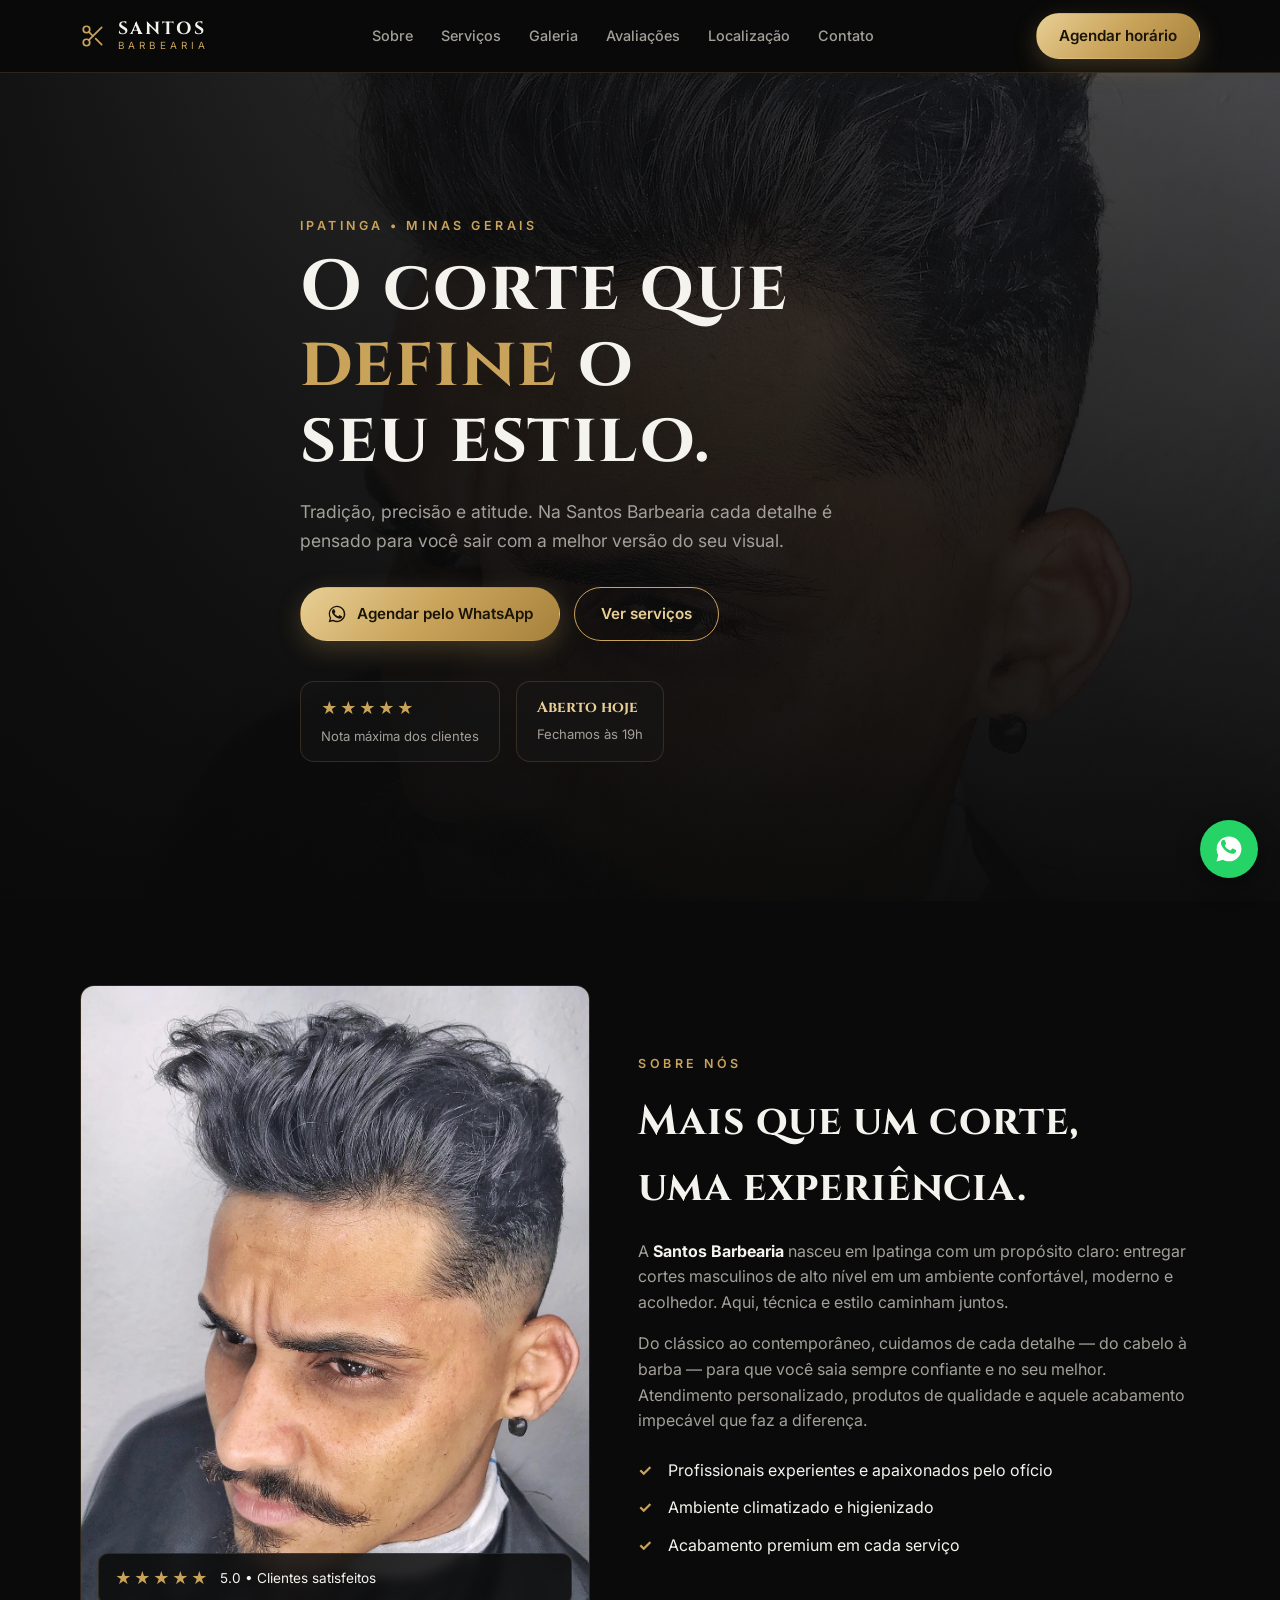
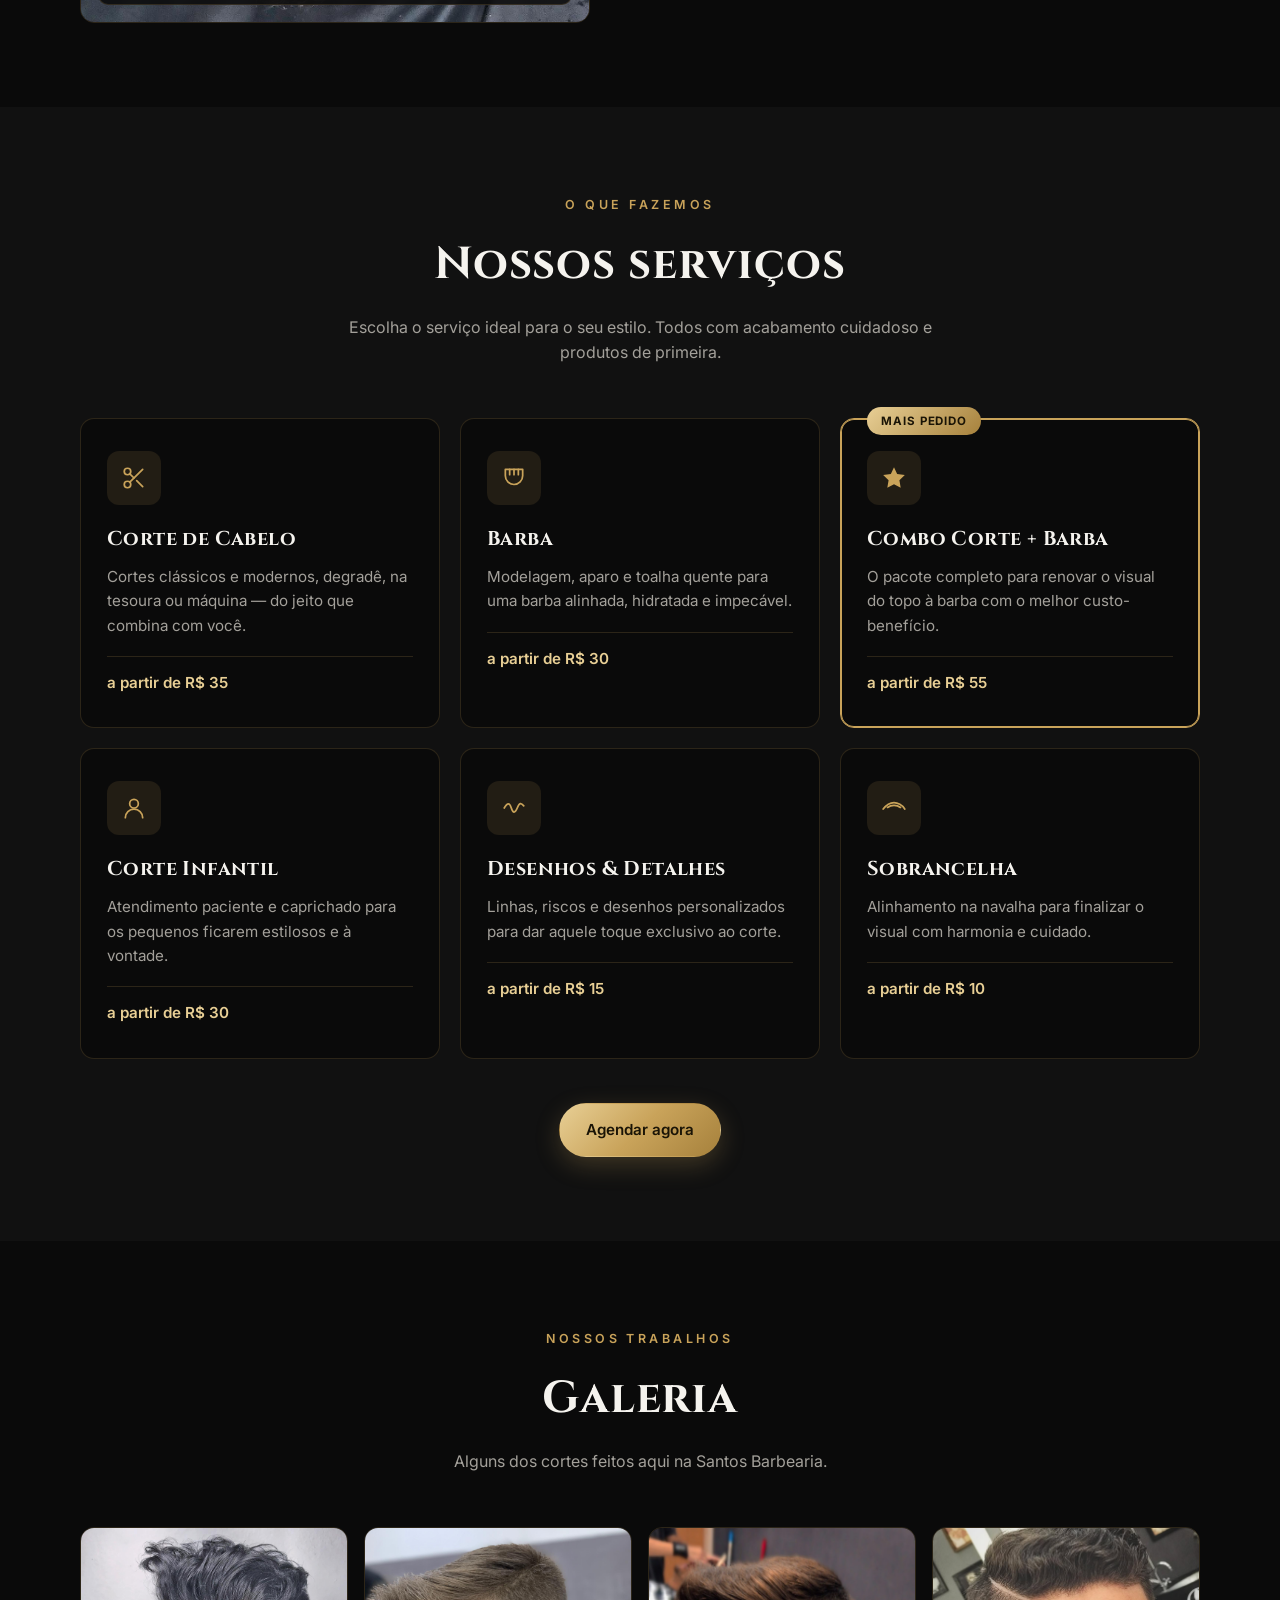
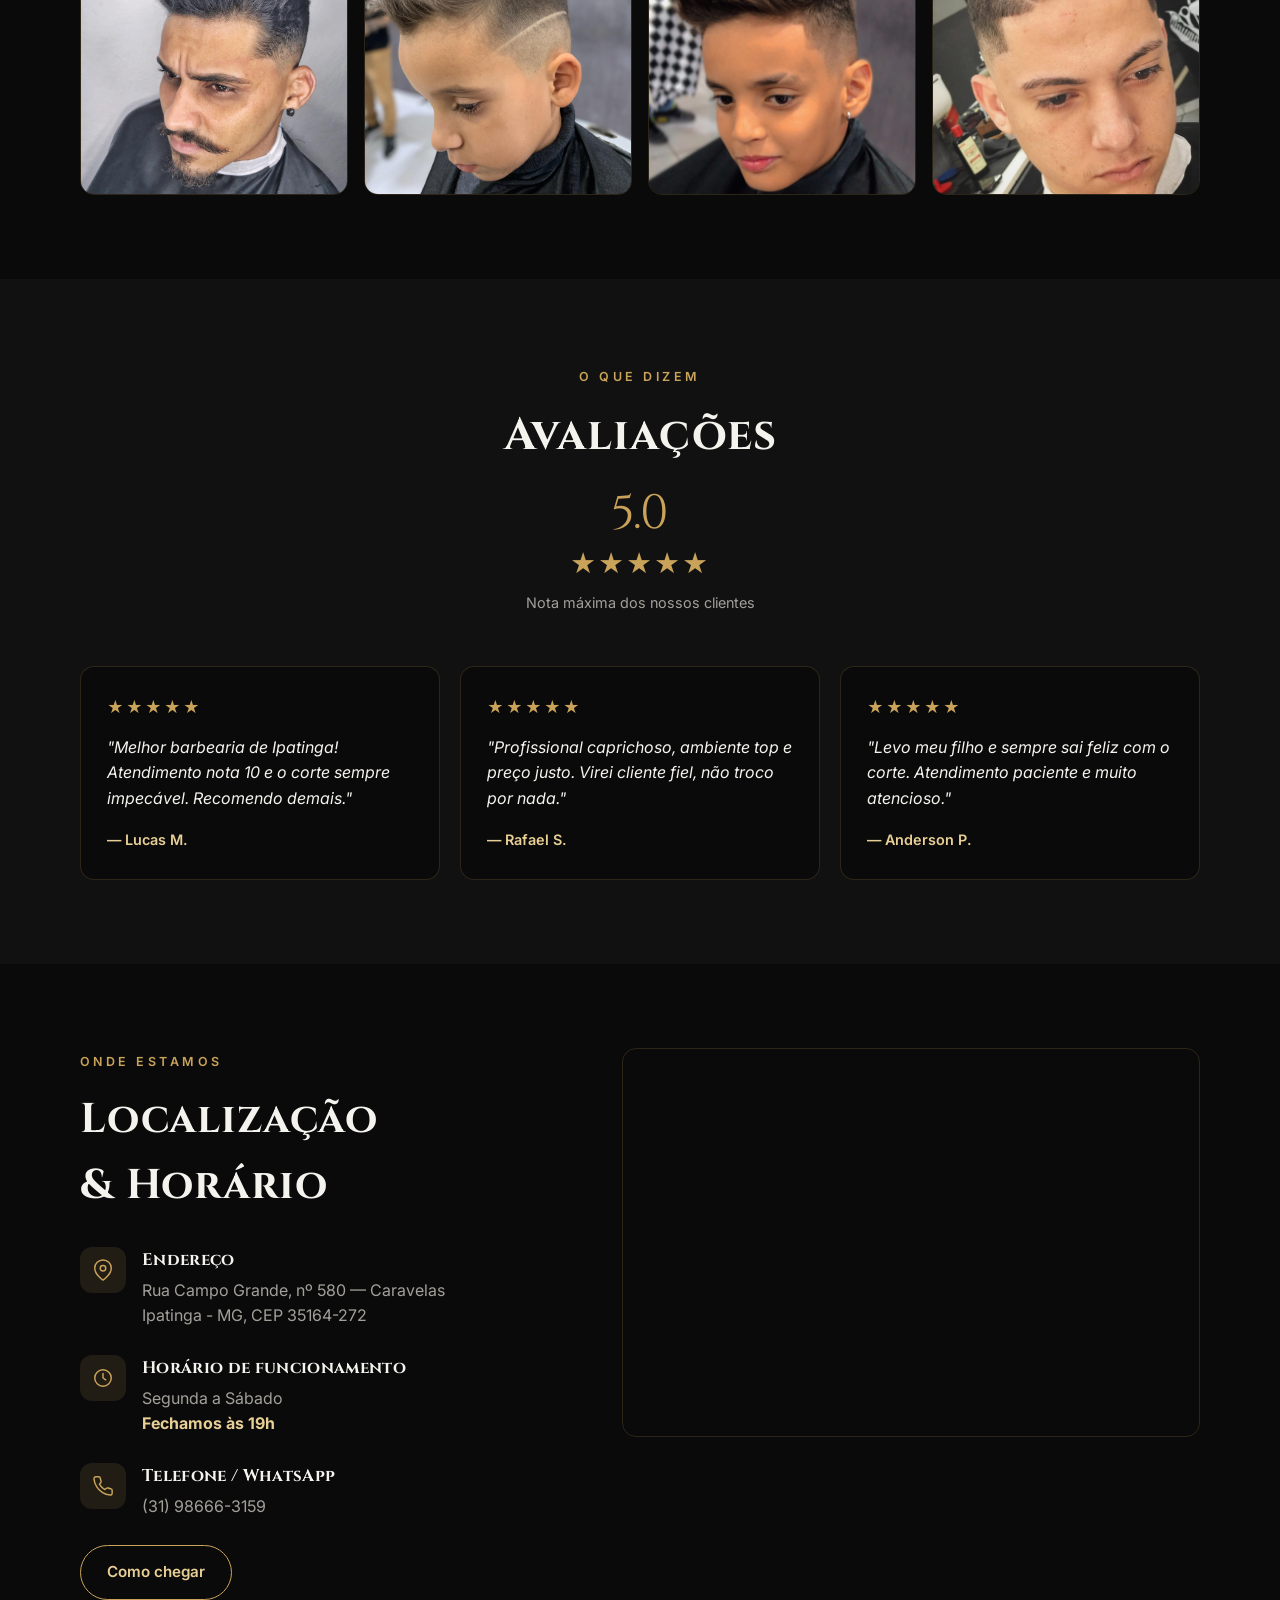
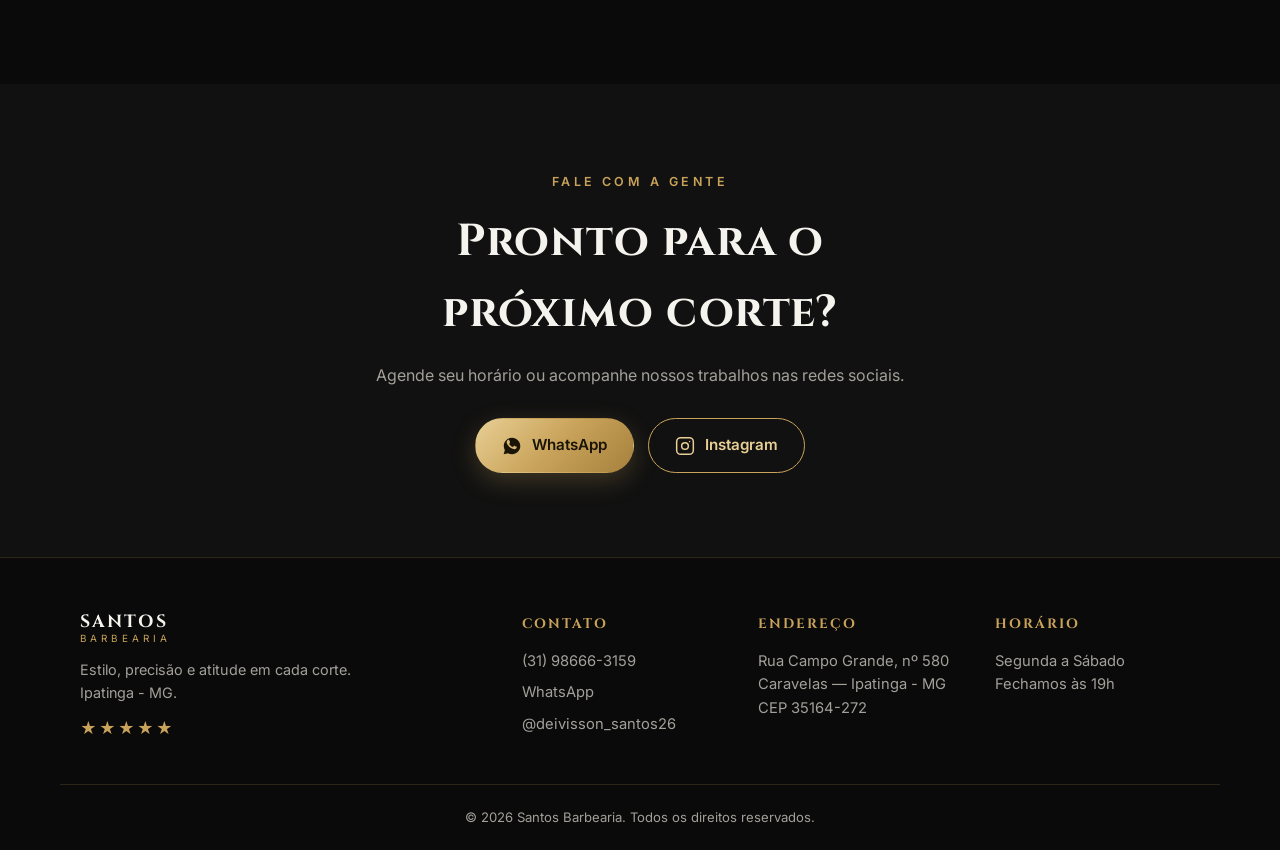
<file: index.html>
<!DOCTYPE html>
<html lang="pt-BR">
<head>
  <meta charset="UTF-8" />
  <meta name="viewport" content="width=device-width, initial-scale=1.0" />
  <meta name="theme-color" content="#0a0a0a" />
  <title>Santos Barbearia | Barbearia Premium em Ipatinga - MG</title>
  <meta name="description" content="Santos Barbearia em Ipatinga - MG. Cortes masculinos, barba e combos com acabamento premium. Agende seu horário pelo WhatsApp." />
  <meta property="og:title" content="Santos Barbearia | Barbearia Premium em Ipatinga - MG" />
  <meta property="og:description" content="Cortes masculinos, barba e combos com acabamento premium. Agende seu horário pelo WhatsApp." />
  <meta property="og:type" content="website" />
  <link rel="preconnect" href="https://fonts.googleapis.com" />
  <link rel="preconnect" href="https://fonts.gstatic.com" crossorigin />
  <link href="https://fonts.googleapis.com/css2?family=Cinzel:wght@500;600;700&family=Inter:wght@300;400;500;600;700&display=swap" rel="stylesheet" />
  <link rel="stylesheet" href="styles.css" />
</head>
<body>
  <!-- ===== Header ===== -->
  <header class="site-header" id="topo">
    <div class="container header-inner">
      <a href="#topo" class="brand" aria-label="Santos Barbearia - início">
        <span class="brand-icon" aria-hidden="true">
          <svg viewBox="0 0 24 24" width="26" height="26" fill="none" stroke="currentColor" stroke-width="1.6" stroke-linecap="round" stroke-linejoin="round">
            <circle cx="6" cy="6" r="3"/><circle cx="6" cy="18" r="3"/>
            <line x1="20" y1="4" x2="8.12" y2="15.88"/><line x1="14.47" y1="14.48" x2="20" y2="20"/><line x1="8.12" y1="8.12" x2="12" y2="12"/>
          </svg>
        </span>
        <span class="brand-text">
          <strong>SANTOS</strong>
          <em>BARBEARIA</em>
        </span>
      </a>

      <nav class="nav" aria-label="Navegação principal">
        <a href="#sobre">Sobre</a>
        <a href="#servicos">Serviços</a>
        <a href="#galeria">Galeria</a>
        <a href="#avaliacoes">Avaliações</a>
        <a href="#localizacao">Localização</a>
        <a href="#contato">Contato</a>
      </nav>

      <a href="https://wa.me/5531986663159?text=Ol%C3%A1!%20Gostaria%20de%20agendar%20um%20hor%C3%A1rio." class="btn btn-gold header-cta" target="_blank" rel="noopener">Agendar horário</a>

      <button class="menu-toggle" id="menuToggle" aria-label="Abrir menu" aria-expanded="false" aria-controls="mobileMenu">
        <span></span><span></span><span></span>
      </button>
    </div>

    <div class="mobile-menu" id="mobileMenu" hidden>
      <a href="#sobre">Sobre</a>
      <a href="#servicos">Serviços</a>
      <a href="#galeria">Galeria</a>
      <a href="#avaliacoes">Avaliações</a>
      <a href="#localizacao">Localização</a>
      <a href="#contato">Contato</a>
      <a href="https://wa.me/5531986663159?text=Ol%C3%A1!%20Gostaria%20de%20agendar%20um%20hor%C3%A1rio." class="btn btn-gold" target="_blank" rel="noopener">Agendar horário</a>
    </div>
  </header>

  <main>
    <!-- ===== Hero ===== -->
    <section class="hero" aria-label="Apresentação">
      <div class="hero-media" aria-hidden="true">
        <video autoplay muted loop playsinline poster="images/corte-1.jpg">
          <source src="images/barbearia.mp4" type="video/mp4" />
        </video>
        <div class="hero-overlay"></div>
      </div>
      <div class="container hero-content">
        <span class="eyebrow">Ipatinga &bull; Minas Gerais</span>
        <h1>O corte que <span class="gold">define</span> o seu estilo.</h1>
        <p class="hero-sub">Tradição, precisão e atitude. Na Santos Barbearia cada detalhe é pensado para você sair com a melhor versão do seu visual.</p>
        <div class="hero-actions">
          <a href="https://wa.me/5531986663159?text=Ol%C3%A1!%20Gostaria%20de%20agendar%20um%20hor%C3%A1rio." class="btn btn-gold" target="_blank" rel="noopener">
            <svg viewBox="0 0 24 24" width="20" height="20" fill="currentColor" aria-hidden="true"><path d="M17.47 14.38c-.3-.15-1.76-.87-2.03-.97-.27-.1-.47-.15-.67.15-.2.3-.77.97-.94 1.17-.17.2-.35.22-.65.07-.3-.15-1.26-.46-2.4-1.48-.89-.79-1.49-1.77-1.66-2.07-.17-.3-.02-.46.13-.61.13-.13.3-.35.45-.52.15-.17.2-.3.3-.5.1-.2.05-.37-.02-.52-.07-.15-.67-1.62-.92-2.22-.24-.58-.49-.5-.67-.51h-.57c-.2 0-.52.07-.8.37-.27.3-1.04 1.02-1.04 2.48s1.07 2.88 1.22 3.08c.15.2 2.1 3.2 5.08 4.49.71.31 1.26.49 1.69.63.71.22 1.36.19 1.87.12.57-.09 1.76-.72 2-1.41.25-.69.25-1.29.17-1.41-.07-.12-.27-.2-.57-.35z"/><path d="M12.04 2C6.58 2 2.13 6.45 2.13 11.91c0 1.75.46 3.45 1.32 4.95L2 22l5.25-1.38c1.45.79 3.08 1.21 4.79 1.21 5.46 0 9.91-4.45 9.91-9.91S17.5 2 12.04 2zm0 18.15c-1.53 0-3.03-.41-4.34-1.19l-.31-.18-3.11.82.83-3.03-.2-.31a8.2 8.2 0 0 1-1.26-4.35c0-4.54 3.7-8.23 8.24-8.23 2.2 0 4.27.86 5.82 2.42a8.18 8.18 0 0 1 2.41 5.82c0 4.54-3.7 8.23-8.23 8.23z"/></svg>
            Agendar pelo WhatsApp
          </a>
          <a href="#servicos" class="btn btn-outline">Ver serviços</a>
        </div>
        <div class="hero-badges">
          <div class="badge">
            <div class="stars" aria-label="Avaliação 5 de 5 estrelas">★★★★★</div>
            <span>Nota máxima dos clientes</span>
          </div>
          <div class="badge">
            <strong>Aberto hoje</strong>
            <span>Fechamos às 19h</span>
          </div>
        </div>
      </div>
    </section>

    <!-- ===== Sobre ===== -->
    <section class="section" id="sobre">
      <div class="container about-grid">
        <div class="about-media">
          <img src="images/corte-1.jpg" alt="Cliente com corte pompadour texturizado e barba alinhada na Santos Barbearia" loading="lazy" />
          <div class="about-media-tag">
            <span class="stars" aria-hidden="true">★★★★★</span>
            <span>5.0 &bull; Clientes satisfeitos</span>
          </div>
        </div>
        <div class="about-text">
          <span class="eyebrow">Sobre nós</span>
          <h2>Mais que um corte, uma experiência.</h2>
          <p>A <strong>Santos Barbearia</strong> nasceu em Ipatinga com um propósito claro: entregar cortes masculinos de alto nível em um ambiente confortável, moderno e acolhedor. Aqui, técnica e estilo caminham juntos.</p>
          <p>Do clássico ao contemporâneo, cuidamos de cada detalhe — do cabelo à barba — para que você saia sempre confiante e no seu melhor. Atendimento personalizado, produtos de qualidade e aquele acabamento impecável que faz a diferença.</p>
          <ul class="about-list">
            <li>Profissionais experientes e apaixonados pelo ofício</li>
            <li>Ambiente climatizado e higienizado</li>
            <li>Acabamento premium em cada serviço</li>
          </ul>
        </div>
      </div>
    </section>

    <!-- ===== Serviços ===== -->
    <section class="section section-alt" id="servicos">
      <div class="container">
        <div class="section-head">
          <span class="eyebrow">O que fazemos</span>
          <h2>Nossos serviços</h2>
          <p class="section-desc">Escolha o serviço ideal para o seu estilo. Todos com acabamento cuidadoso e produtos de primeira.</p>
        </div>
        <div class="services-grid">
          <article class="service-card">
            <div class="service-icon" aria-hidden="true">
              <svg viewBox="0 0 24 24" width="26" height="26" fill="none" stroke="currentColor" stroke-width="1.6" stroke-linecap="round" stroke-linejoin="round"><circle cx="6" cy="6" r="3"/><circle cx="6" cy="18" r="3"/><line x1="20" y1="4" x2="8.12" y2="15.88"/><line x1="14.47" y1="14.48" x2="20" y2="20"/><line x1="8.12" y1="8.12" x2="12" y2="12"/></svg>
            </div>
            <h3>Corte de Cabelo</h3>
            <p>Cortes clássicos e modernos, degradê, na tesoura ou máquina — do jeito que combina com você.</p>
            <span class="service-price">a partir de R$ 35</span>
          </article>
          <article class="service-card">
            <div class="service-icon" aria-hidden="true">
              <svg viewBox="0 0 24 24" width="26" height="26" fill="none" stroke="currentColor" stroke-width="1.6" stroke-linecap="round" stroke-linejoin="round"><path d="M4 4h16v6a8 8 0 0 1-16 0V4z"/><line x1="8" y1="4" x2="8" y2="9"/><line x1="12" y1="4" x2="12" y2="9"/><line x1="16" y1="4" x2="16" y2="9"/></svg>
            </div>
            <h3>Barba</h3>
            <p>Modelagem, aparo e toalha quente para uma barba alinhada, hidratada e impecável.</p>
            <span class="service-price">a partir de R$ 30</span>
          </article>
          <article class="service-card featured">
            <span class="service-tag">Mais pedido</span>
            <div class="service-icon" aria-hidden="true">
              <svg viewBox="0 0 24 24" width="26" height="26" fill="currentColor" aria-hidden="true"><path d="M12 2l2.9 6.26L22 9.27l-5 4.87 1.18 6.88L12 17.77l-6.18 3.25L7 14.14 2 9.27l7.1-1.01L12 2z"/></svg>
            </div>
            <h3>Combo Corte + Barba</h3>
            <p>O pacote completo para renovar o visual do topo à barba com o melhor custo-benefício.</p>
            <span class="service-price">a partir de R$ 55</span>
          </article>
          <article class="service-card">
            <div class="service-icon" aria-hidden="true">
              <svg viewBox="0 0 24 24" width="26" height="26" fill="none" stroke="currentColor" stroke-width="1.6" stroke-linecap="round" stroke-linejoin="round"><circle cx="12" cy="8" r="4"/><path d="M4 21a8 8 0 0 1 16 0"/></svg>
            </div>
            <h3>Corte Infantil</h3>
            <p>Atendimento paciente e caprichado para os pequenos ficarem estilosos e à vontade.</p>
            <span class="service-price">a partir de R$ 30</span>
          </article>
          <article class="service-card">
            <div class="service-icon" aria-hidden="true">
              <svg viewBox="0 0 24 24" width="26" height="26" fill="none" stroke="currentColor" stroke-width="1.6" stroke-linecap="round" stroke-linejoin="round"><path d="M3 12c3-5 5-5 6.5 0S13 17 15 12s3.5-5 6-2"/></svg>
            </div>
            <h3>Desenhos &amp; Detalhes</h3>
            <p>Linhas, riscos e desenhos personalizados para dar aquele toque exclusivo ao corte.</p>
            <span class="service-price">a partir de R$ 15</span>
          </article>
          <article class="service-card">
            <div class="service-icon" aria-hidden="true">
              <svg viewBox="0 0 24 24" width="26" height="26" fill="none" stroke="currentColor" stroke-width="1.6" stroke-linecap="round" stroke-linejoin="round"><path d="M2 13c3-4 7-6 10-6s8 2 10 6"/><path d="M6 11.5c2-1.5 4-2 6-2s4 .5 6 2"/></svg>
            </div>
            <h3>Sobrancelha</h3>
            <p>Alinhamento na navalha para finalizar o visual com harmonia e cuidado.</p>
            <span class="service-price">a partir de R$ 10</span>
          </article>
        </div>
        <div class="services-cta">
          <a href="https://wa.me/5531986663159?text=Ol%C3%A1!%20Gostaria%20de%20agendar%20um%20hor%C3%A1rio." class="btn btn-gold" target="_blank" rel="noopener">Agendar agora</a>
        </div>
      </div>
    </section>

    <!-- ===== Galeria ===== -->
    <section class="section" id="galeria">
      <div class="container">
        <div class="section-head">
          <span class="eyebrow">Nossos trabalhos</span>
          <h2>Galeria</h2>
          <p class="section-desc">Alguns dos cortes feitos aqui na Santos Barbearia.</p>
        </div>
        <div class="gallery-grid">
          <figure class="gallery-item"><img src="images/corte-1.jpg" alt="Corte pompadour texturizado com degradê e barba" loading="lazy" /></figure>
          <figure class="gallery-item"><img src="images/corte-2.jpg" alt="Corte infantil com topete e risco lateral" loading="lazy" /></figure>
          <figure class="gallery-item"><img src="images/corte-3.jpg" alt="Corte volumoso estilo pompadour com degradê nas laterais" loading="lazy" /></figure>
          <figure class="gallery-item"><img src="images/corte-4.jpg" alt="Corte texturizado com risco e degradê em ambiente de barbearia" loading="lazy" /></figure>
        </div>
      </div>
    </section>

    <!-- ===== Avaliações ===== -->
    <section class="section section-alt" id="avaliacoes">
      <div class="container">
        <div class="section-head">
          <span class="eyebrow">O que dizem</span>
          <h2>Avaliações</h2>
          <div class="rating-summary">
            <span class="rating-number gold">5.0</span>
            <span class="stars big" aria-label="Avaliação média 5 de 5 estrelas">★★★★★</span>
            <span class="rating-count">Nota máxima dos nossos clientes</span>
          </div>
        </div>
        <div class="reviews-grid">
          <blockquote class="review-card">
            <div class="stars" aria-hidden="true">★★★★★</div>
            <p>"Melhor barbearia de Ipatinga! Atendimento nota 10 e o corte sempre impecável. Recomendo demais."</p>
            <footer>— Lucas M.</footer>
          </blockquote>
          <blockquote class="review-card">
            <div class="stars" aria-hidden="true">★★★★★</div>
            <p>"Profissional caprichoso, ambiente top e preço justo. Virei cliente fiel, não troco por nada."</p>
            <footer>— Rafael S.</footer>
          </blockquote>
          <blockquote class="review-card">
            <div class="stars" aria-hidden="true">★★★★★</div>
            <p>"Levo meu filho e sempre sai feliz com o corte. Atendimento paciente e muito atencioso."</p>
            <footer>— Anderson P.</footer>
          </blockquote>
        </div>
      </div>
    </section>

    <!-- ===== Localização + Horário ===== -->
    <section class="section" id="localizacao">
      <div class="container info-grid">
        <div class="info-text">
          <span class="eyebrow">Onde estamos</span>
          <h2>Localização &amp; Horário</h2>
          <div class="info-block">
            <div class="info-icon" aria-hidden="true">
              <svg viewBox="0 0 24 24" width="22" height="22" fill="none" stroke="currentColor" stroke-width="1.6" stroke-linecap="round" stroke-linejoin="round"><path d="M21 10c0 7-9 13-9 13s-9-6-9-13a9 9 0 0 1 18 0z"/><circle cx="12" cy="10" r="3"/></svg>
            </div>
            <div>
              <h3>Endereço</h3>
              <p>Rua Campo Grande, nº 580 — Caravelas<br />Ipatinga - MG, CEP 35164-272</p>
            </div>
          </div>
          <div class="info-block">
            <div class="info-icon" aria-hidden="true">
              <svg viewBox="0 0 24 24" width="22" height="22" fill="none" stroke="currentColor" stroke-width="1.6" stroke-linecap="round" stroke-linejoin="round"><circle cx="12" cy="12" r="9"/><polyline points="12 7 12 12 15 14"/></svg>
            </div>
            <div>
              <h3>Horário de funcionamento</h3>
              <p>Segunda a Sábado<br /><strong>Fechamos às 19h</strong></p>
            </div>
          </div>
          <div class="info-block">
            <div class="info-icon" aria-hidden="true">
              <svg viewBox="0 0 24 24" width="22" height="22" fill="none" stroke="currentColor" stroke-width="1.6" stroke-linecap="round" stroke-linejoin="round"><path d="M22 16.92v3a2 2 0 0 1-2.18 2 19.79 19.79 0 0 1-8.63-3.07 19.5 19.5 0 0 1-6-6 19.79 19.79 0 0 1-3.07-8.67A2 2 0 0 1 4.11 2h3a2 2 0 0 1 2 1.72c.13.96.36 1.9.7 2.81a2 2 0 0 1-.45 2.11L8.09 9.91a16 16 0 0 0 6 6l1.27-1.27a2 2 0 0 1 2.11-.45c.9.34 1.85.57 2.81.7A2 2 0 0 1 22 16.92z"/></svg>
            </div>
            <div>
              <h3>Telefone / WhatsApp</h3>
              <p><a href="tel:+5531986663159">(31) 98666-3159</a></p>
            </div>
          </div>
          <a href="https://www.google.com/maps/search/?api=1&query=Rua+Campo+Grande+580+Caravelas+Ipatinga+MG" class="btn btn-outline" target="_blank" rel="noopener">Como chegar</a>
        </div>
        <div class="info-map">
          <iframe
            title="Mapa da Santos Barbearia"
            src="https://www.google.com/maps?q=Rua%20Campo%20Grande%2C%20580%2C%20Caravelas%2C%20Ipatinga%20-%20MG%2C%2035164-272&output=embed"
            loading="lazy"
            referrerpolicy="no-referrer-when-downgrade"
            allowfullscreen></iframe>
        </div>
      </div>
    </section>

    <!-- ===== Contato ===== -->
    <section class="section section-alt" id="contato">
      <div class="container contato-inner">
        <span class="eyebrow">Fale com a gente</span>
        <h2>Pronto para o próximo corte?</h2>
        <p class="section-desc">Agende seu horário ou acompanhe nossos trabalhos nas redes sociais.</p>
        <div class="contato-actions">
          <a href="https://wa.me/5531986663159?text=Ol%C3%A1!%20Gostaria%20de%20agendar%20um%20hor%C3%A1rio." class="btn btn-gold" target="_blank" rel="noopener">
            <svg viewBox="0 0 24 24" width="20" height="20" fill="currentColor" aria-hidden="true"><path d="M12.04 2C6.58 2 2.13 6.45 2.13 11.91c0 1.75.46 3.45 1.32 4.95L2 22l5.25-1.38c1.45.79 3.08 1.21 4.79 1.21 5.46 0 9.91-4.45 9.91-9.91S17.5 2 12.04 2zm5.43 12.38c-.24.69-1.43 1.32-2 1.41-.51.07-1.16.1-1.87-.12-.43-.14-.98-.32-1.69-.63-2.98-1.29-4.93-4.29-5.08-4.49-.15-.2-1.22-1.62-1.22-3.08s.77-2.18 1.04-2.48c.28-.3.6-.37.8-.37h.57c.18.01.43-.07.67.51.25.6.85 2.07.92 2.22.07.15.12.32.02.52-.1.2-.15.33-.3.5-.15.17-.32.39-.45.52-.15.15-.3.31-.13.61.17.3.77 1.28 1.66 2.07 1.14 1.02 2.1 1.33 2.4 1.48.3.15.48.13.65-.07.17-.2.74-.87.94-1.17.2-.3.4-.25.67-.15.27.1 1.73.82 2.03.97.3.15.5.23.57.35.08.12.08.72-.17 1.41z"/></svg>
            WhatsApp
          </a>
          <a href="https://www.instagram.com/deivisson_santos26/" class="btn btn-outline" target="_blank" rel="noopener">
            <svg viewBox="0 0 24 24" width="20" height="20" fill="none" stroke="currentColor" stroke-width="1.8" stroke-linecap="round" stroke-linejoin="round" aria-hidden="true"><rect x="2" y="2" width="20" height="20" rx="5"/><circle cx="12" cy="12" r="4"/><line x1="17.5" y1="6.5" x2="17.51" y2="6.5"/></svg>
            Instagram
          </a>
        </div>
      </div>
    </section>
  </main>

  <!-- ===== Footer ===== -->
  <footer class="site-footer">
    <div class="container footer-grid">
      <div class="footer-brand">
        <span class="brand-text">
          <strong>SANTOS</strong>
          <em>BARBEARIA</em>
        </span>
        <p>Estilo, precisão e atitude em cada corte. Ipatinga - MG.</p>
        <div class="stars" aria-label="Avaliação 5 estrelas">★★★★★</div>
      </div>
      <div class="footer-col">
        <h4>Contato</h4>
        <p><a href="tel:+5531986663159">(31) 98666-3159</a></p>
        <p><a href="https://wa.me/5531986663159" target="_blank" rel="noopener">WhatsApp</a></p>
        <p><a href="https://www.instagram.com/deivisson_santos26/" target="_blank" rel="noopener">@deivisson_santos26</a></p>
      </div>
      <div class="footer-col">
        <h4>Endereço</h4>
        <p>Rua Campo Grande, nº 580<br />Caravelas — Ipatinga - MG<br />CEP 35164-272</p>
      </div>
      <div class="footer-col">
        <h4>Horário</h4>
        <p>Segunda a Sábado<br />Fechamos às 19h</p>
      </div>
    </div>
    <div class="container footer-bottom">
      <p>&copy; <span id="ano"></span> Santos Barbearia. Todos os direitos reservados.</p>
    </div>
  </footer>

  <!-- ===== Botão flutuante WhatsApp ===== -->
  <a href="https://wa.me/5531986663159?text=Ol%C3%A1!%20Gostaria%20de%20agendar%20um%20hor%C3%A1rio." class="whatsapp-float" target="_blank" rel="noopener" aria-label="Falar no WhatsApp">
    <svg viewBox="0 0 24 24" width="30" height="30" fill="currentColor" aria-hidden="true"><path d="M12.04 2C6.58 2 2.13 6.45 2.13 11.91c0 1.75.46 3.45 1.32 4.95L2 22l5.25-1.38c1.45.79 3.08 1.21 4.79 1.21 5.46 0 9.91-4.45 9.91-9.91S17.5 2 12.04 2zm5.43 12.38c-.24.69-1.43 1.32-2 1.41-.51.07-1.16.1-1.87-.12-.43-.14-.98-.32-1.69-.63-2.98-1.29-4.93-4.29-5.08-4.49-.15-.2-1.22-1.62-1.22-3.08s.77-2.18 1.04-2.48c.28-.3.6-.37.8-.37h.57c.18.01.43-.07.67.51.25.6.85 2.07.92 2.22.07.15.12.32.02.52-.1.2-.15.33-.3.5-.15.17-.32.39-.45.52-.15.15-.3.31-.13.61.17.3.77 1.28 1.66 2.07 1.14 1.02 2.1 1.33 2.4 1.48.3.15.48.13.65-.07.17-.2.74-.87.94-1.17.2-.3.4-.25.67-.15.27.1 1.73.82 2.03.97.3.15.5.23.57.35.08.12.08.72-.17 1.41z"/></svg>
  </a>

  <script src="script.js"></script>
</body>
</html>
</file>
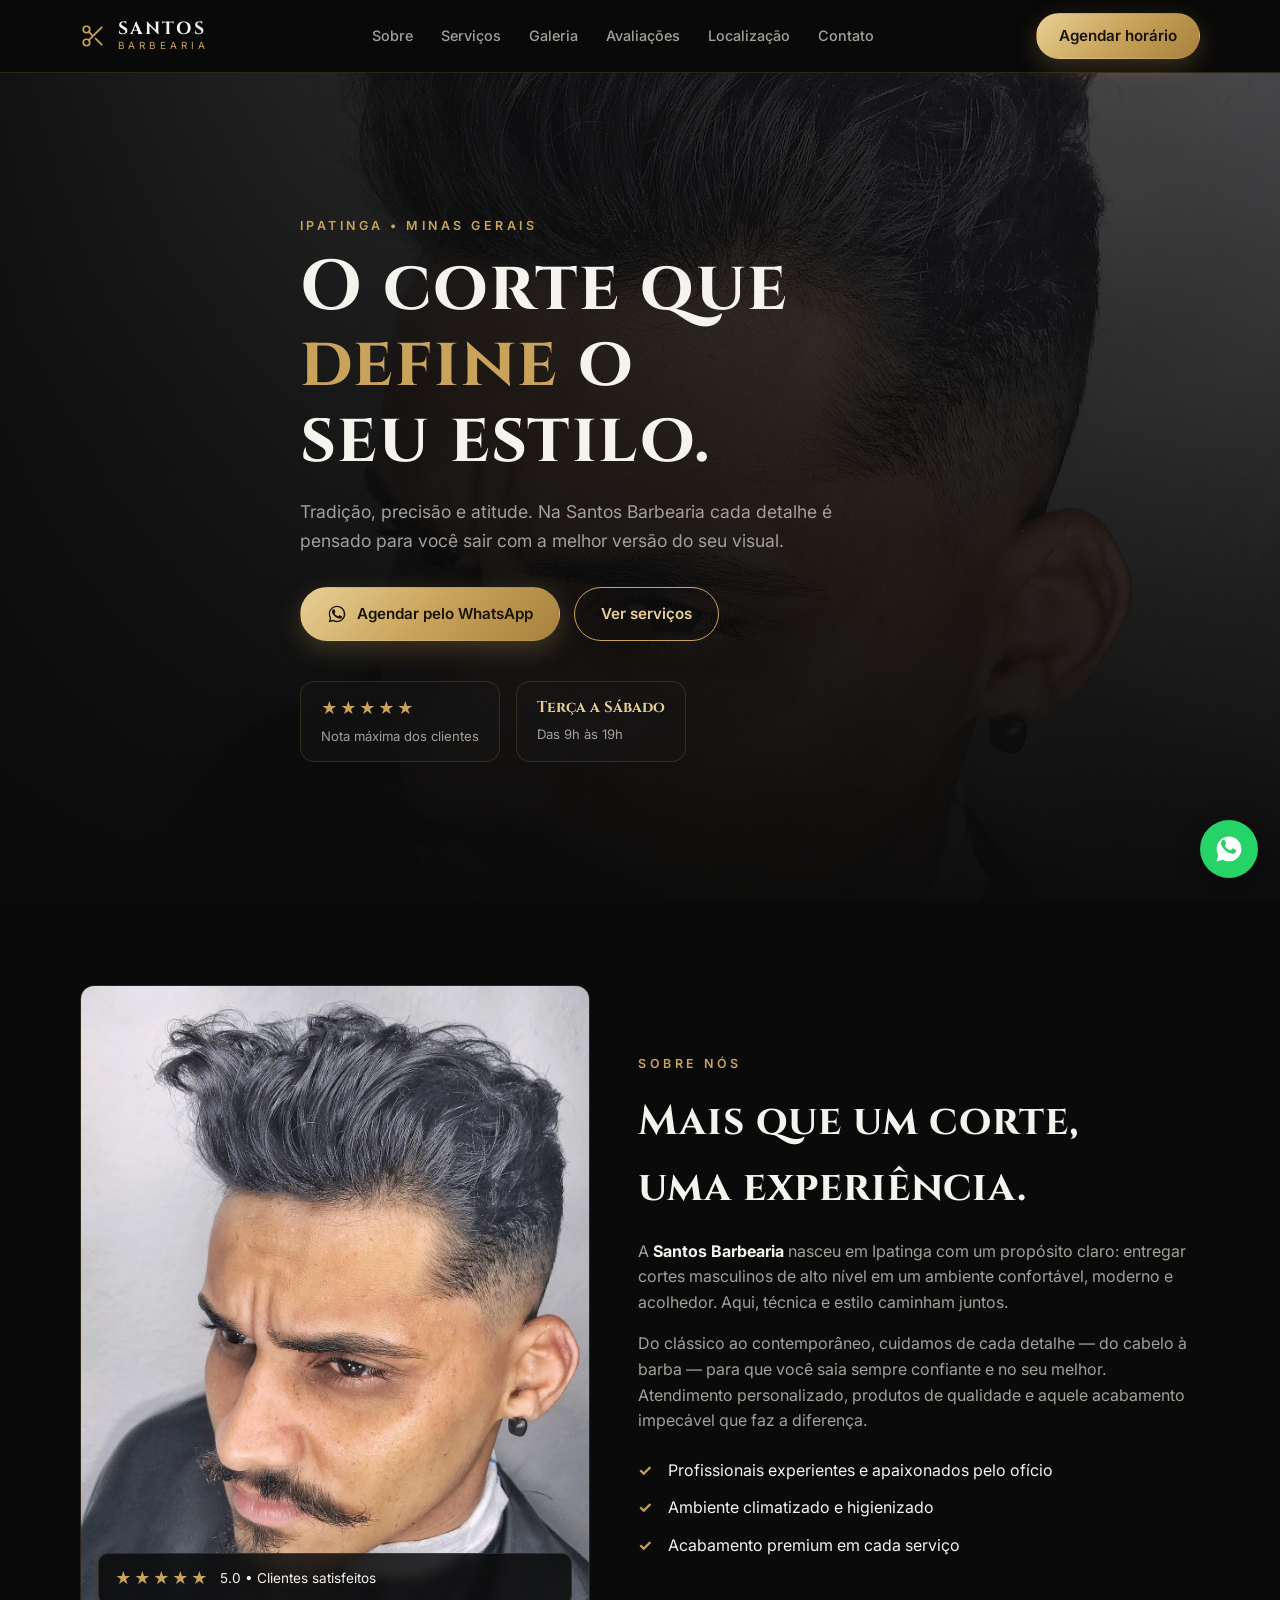
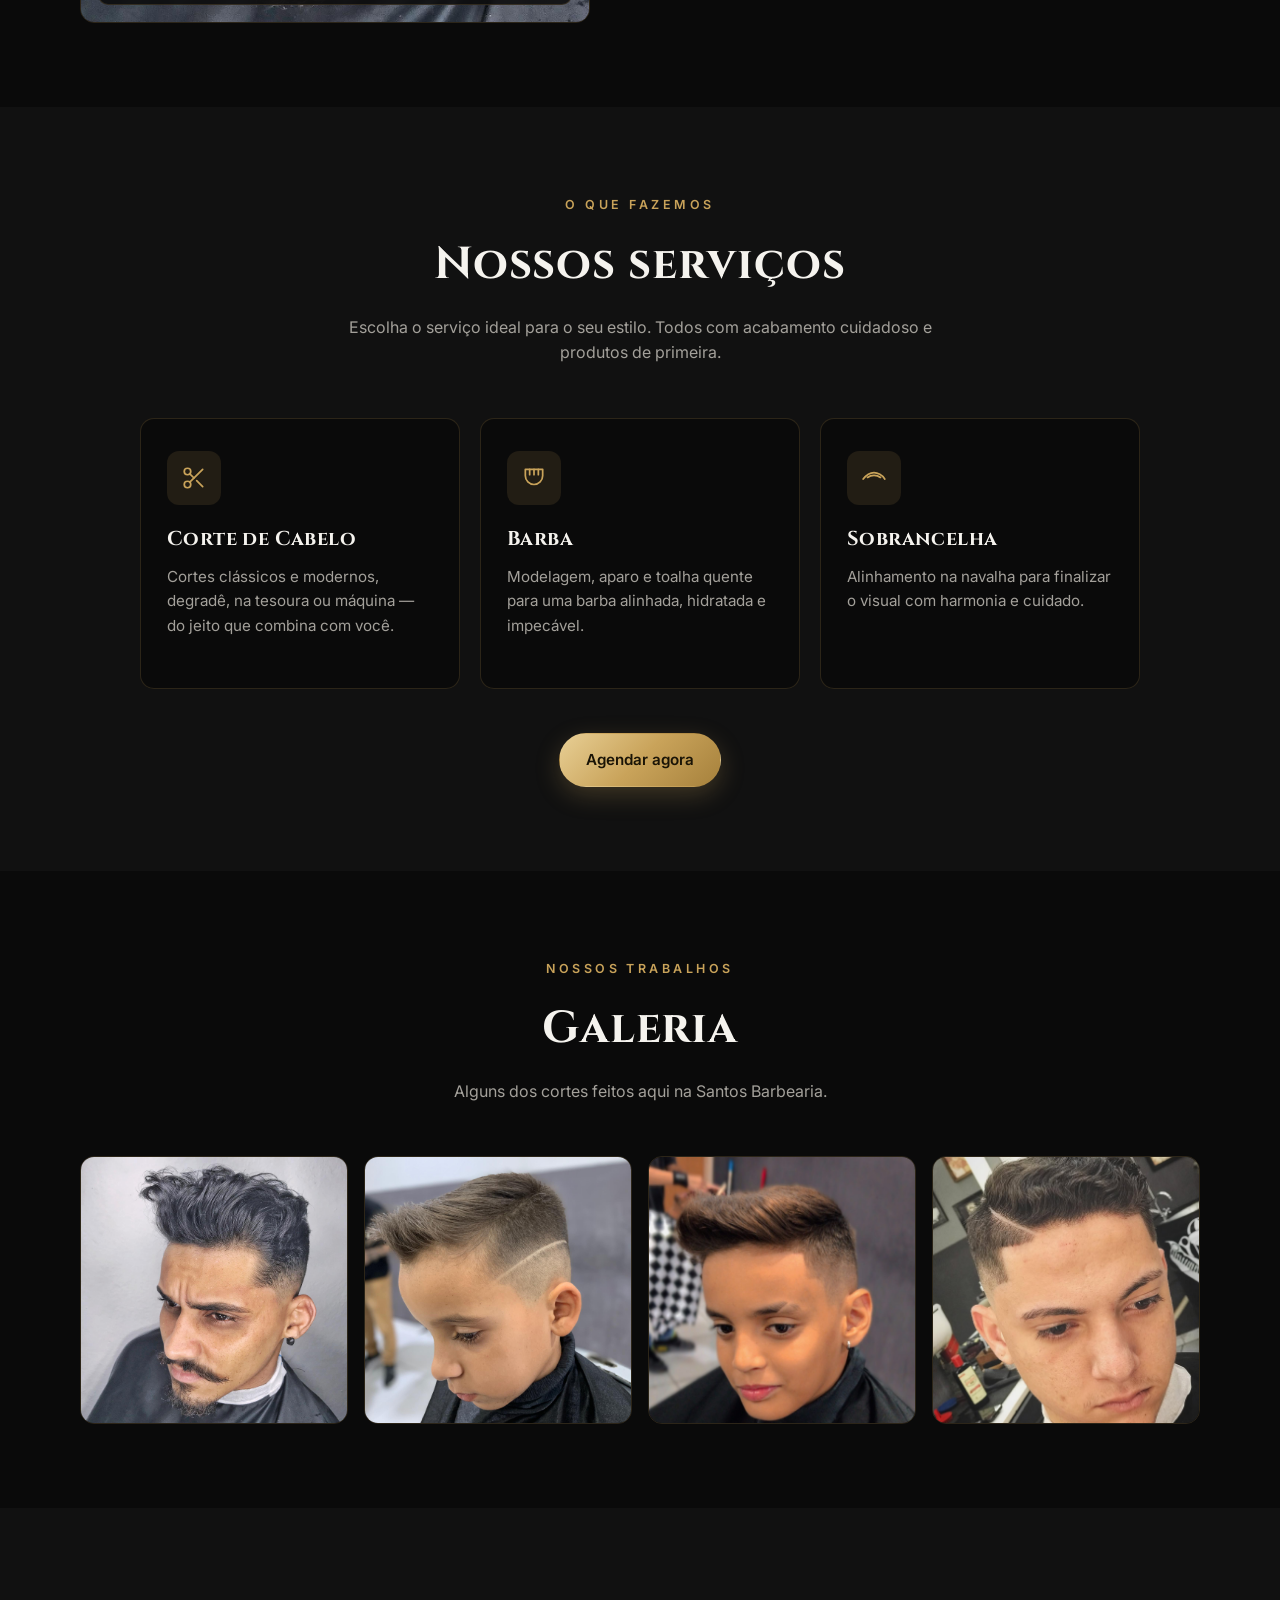
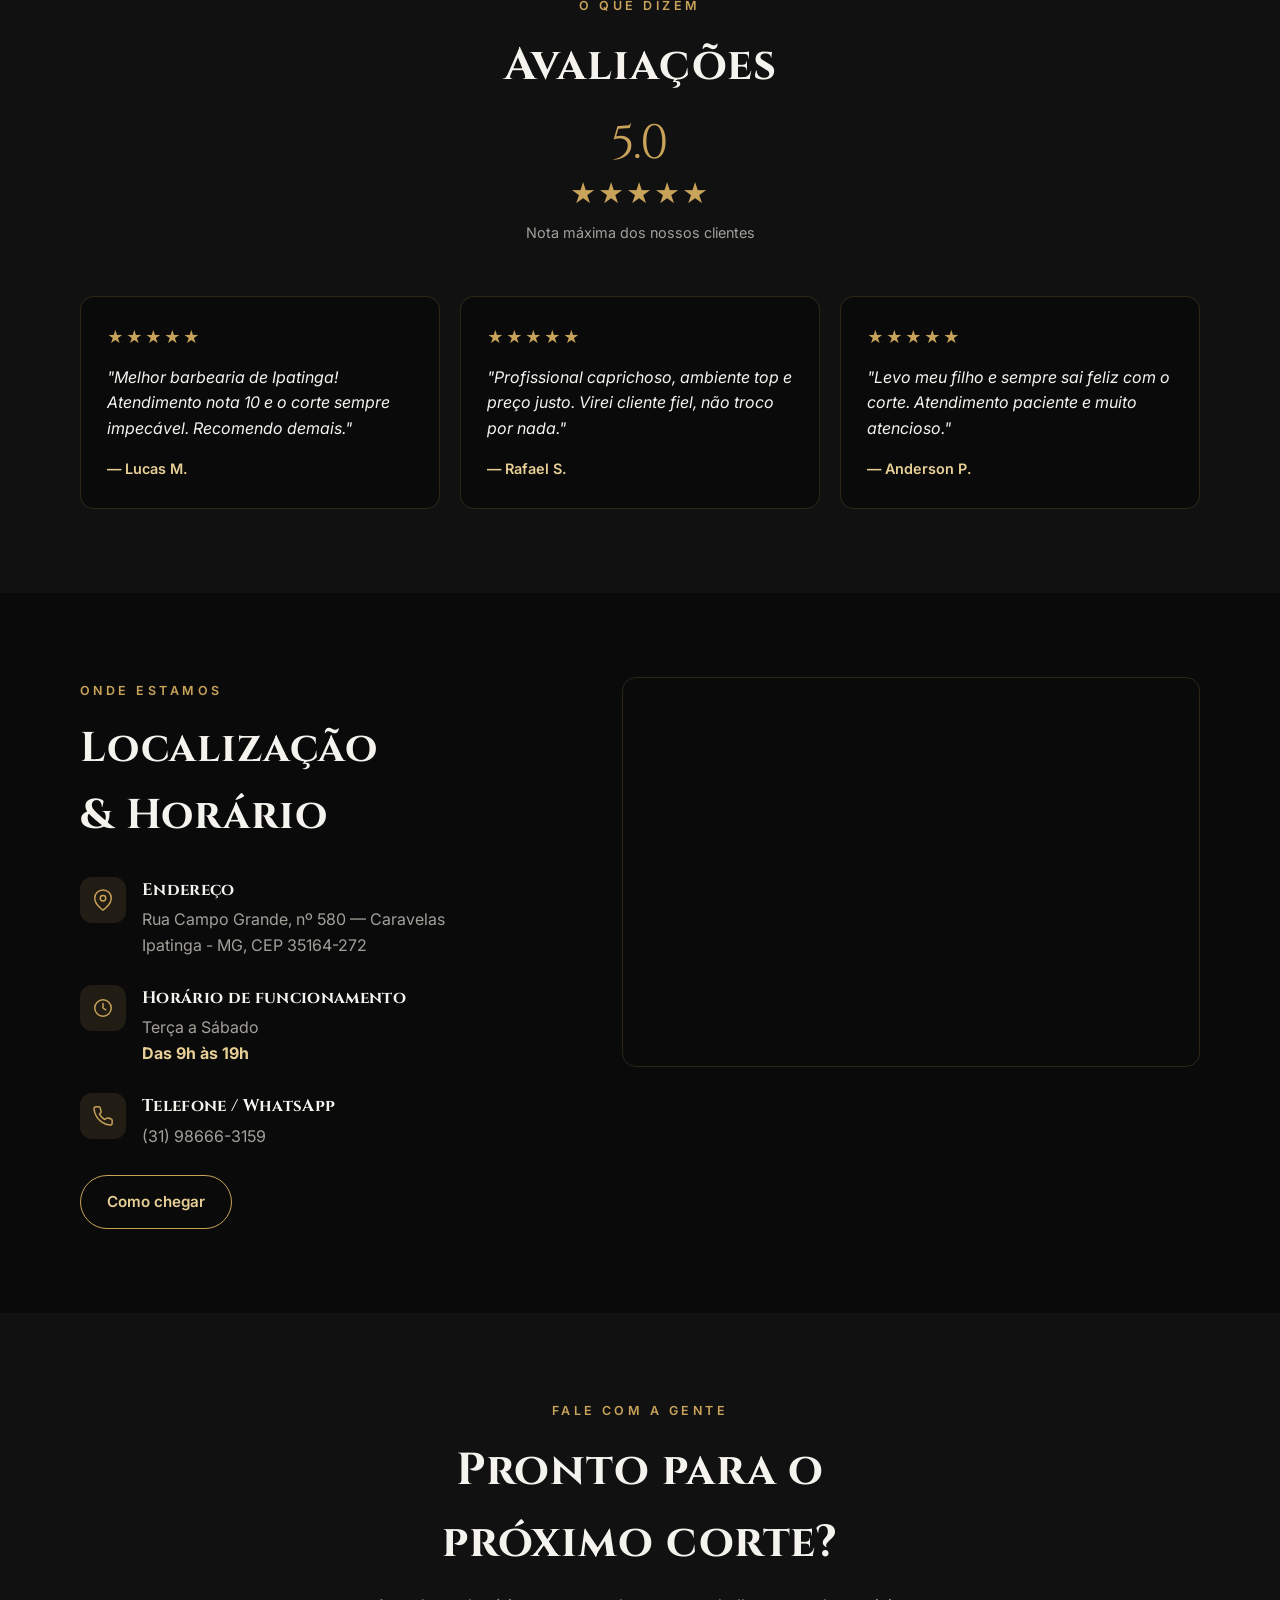
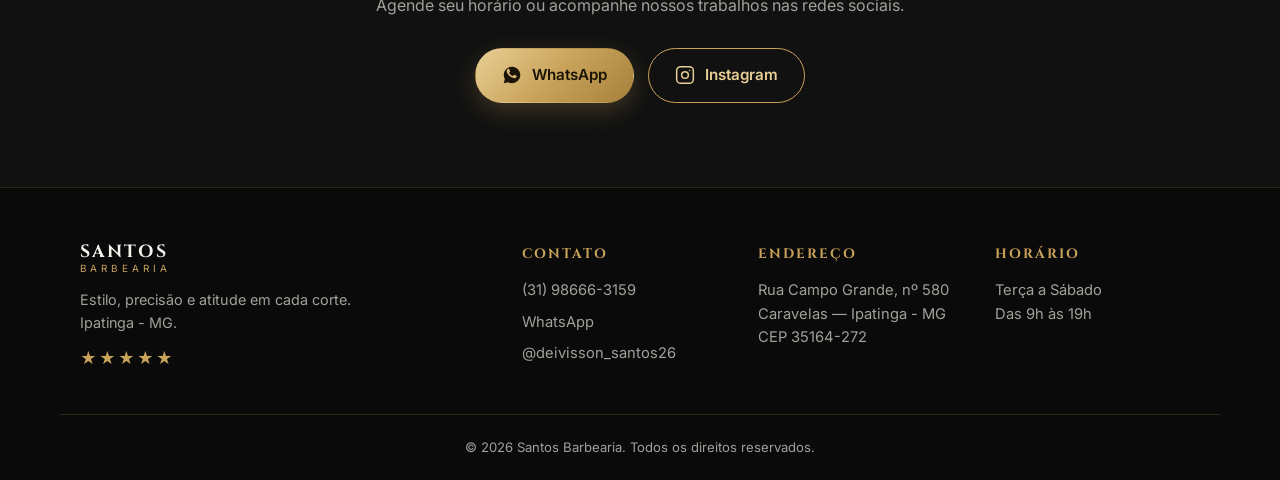
<file: public/index.html>
<!DOCTYPE html>
<html lang="pt-BR">
<head>
  <meta charset="UTF-8" />
  <meta name="viewport" content="width=device-width, initial-scale=1.0" />
  <meta name="theme-color" content="#0a0a0a" />
  <title>Santos Barbearia | Barbearia Premium em Ipatinga - MG</title>
  <meta name="description" content="Santos Barbearia em Ipatinga - MG. Cortes masculinos, barba e combos com acabamento premium. Agende seu horário pelo WhatsApp." />
  <meta property="og:title" content="Santos Barbearia | Barbearia Premium em Ipatinga - MG" />
  <meta property="og:description" content="Cortes masculinos, barba e combos com acabamento premium. Agende seu horário pelo WhatsApp." />
  <meta property="og:type" content="website" />
  <link rel="preconnect" href="https://fonts.googleapis.com" />
  <link rel="preconnect" href="https://fonts.gstatic.com" crossorigin />
  <link href="https://fonts.googleapis.com/css2?family=Cinzel:wght@500;600;700&family=Inter:wght@300;400;500;600;700&display=swap" rel="stylesheet" />
  <link rel="stylesheet" href="styles.css" />
</head>
<body>
  <!-- ===== Header ===== -->
  <header class="site-header" id="topo">
    <div class="container header-inner">
      <a href="#topo" class="brand" aria-label="Santos Barbearia - início">
        <span class="brand-icon" aria-hidden="true">
          <svg viewBox="0 0 24 24" width="26" height="26" fill="none" stroke="currentColor" stroke-width="1.6" stroke-linecap="round" stroke-linejoin="round">
            <circle cx="6" cy="6" r="3"/><circle cx="6" cy="18" r="3"/>
            <line x1="20" y1="4" x2="8.12" y2="15.88"/><line x1="14.47" y1="14.48" x2="20" y2="20"/><line x1="8.12" y1="8.12" x2="12" y2="12"/>
          </svg>
        </span>
        <span class="brand-text">
          <strong>SANTOS</strong>
          <em>BARBEARIA</em>
        </span>
      </a>

      <nav class="nav" aria-label="Navegação principal">
        <a href="#sobre">Sobre</a>
        <a href="#servicos">Serviços</a>
        <a href="#galeria">Galeria</a>
        <a href="#avaliacoes">Avaliações</a>
        <a href="#localizacao">Localização</a>
        <a href="#contato">Contato</a>
      </nav>

      <a href="https://wa.me/5531986663159?text=Ol%C3%A1!%20Gostaria%20de%20agendar%20um%20hor%C3%A1rio." class="btn btn-gold header-cta" target="_blank" rel="noopener">Agendar horário</a>

      <button class="menu-toggle" id="menuToggle" aria-label="Abrir menu" aria-expanded="false" aria-controls="mobileMenu">
        <span></span><span></span><span></span>
      </button>
    </div>

    <div class="mobile-menu" id="mobileMenu" hidden>
      <a href="#sobre">Sobre</a>
      <a href="#servicos">Serviços</a>
      <a href="#galeria">Galeria</a>
      <a href="#avaliacoes">Avaliações</a>
      <a href="#localizacao">Localização</a>
      <a href="#contato">Contato</a>
      <a href="https://wa.me/5531986663159?text=Ol%C3%A1!%20Gostaria%20de%20agendar%20um%20hor%C3%A1rio." class="btn btn-gold" target="_blank" rel="noopener">Agendar horário</a>
    </div>
  </header>

  <main>
    <!-- ===== Hero ===== -->
    <section class="hero" aria-label="Apresentação">
      <div class="hero-media" aria-hidden="true">
        <div class="hero-slideshow" id="heroSlideshow">
          <div class="hero-slide is-active" style="background-image: url('images/corte-1.jpg')"></div>
          <div class="hero-slide" style="background-image: url('images/corte-3.jpg')"></div>
          <div class="hero-slide" style="background-image: url('images/corte-4.jpg')"></div>
          <div class="hero-slide" style="background-image: url('images/corte-2.jpg')"></div>
        </div>
        <div class="hero-overlay"></div>
      </div>
      <div class="container hero-content">
        <span class="eyebrow">Ipatinga &bull; Minas Gerais</span>
        <h1>O corte que <span class="gold">define</span> o seu estilo.</h1>
        <p class="hero-sub">Tradição, precisão e atitude. Na Santos Barbearia cada detalhe é pensado para você sair com a melhor versão do seu visual.</p>
        <div class="hero-actions">
          <a href="https://wa.me/5531986663159?text=Ol%C3%A1!%20Gostaria%20de%20agendar%20um%20hor%C3%A1rio." class="btn btn-gold" target="_blank" rel="noopener">
            <svg viewBox="0 0 24 24" width="20" height="20" fill="currentColor" aria-hidden="true"><path d="M17.47 14.38c-.3-.15-1.76-.87-2.03-.97-.27-.1-.47-.15-.67.15-.2.3-.77.97-.94 1.17-.17.2-.35.22-.65.07-.3-.15-1.26-.46-2.4-1.48-.89-.79-1.49-1.77-1.66-2.07-.17-.3-.02-.46.13-.61.13-.13.3-.35.45-.52.15-.17.2-.3.3-.5.1-.2.05-.37-.02-.52-.07-.15-.67-1.62-.92-2.22-.24-.58-.49-.5-.67-.51h-.57c-.2 0-.52.07-.8.37-.27.3-1.04 1.02-1.04 2.48s1.07 2.88 1.22 3.08c.15.2 2.1 3.2 5.08 4.49.71.31 1.26.49 1.69.63.71.22 1.36.19 1.87.12.57-.09 1.76-.72 2-1.41.25-.69.25-1.29.17-1.41-.07-.12-.27-.2-.57-.35z"/><path d="M12.04 2C6.58 2 2.13 6.45 2.13 11.91c0 1.75.46 3.45 1.32 4.95L2 22l5.25-1.38c1.45.79 3.08 1.21 4.79 1.21 5.46 0 9.91-4.45 9.91-9.91S17.5 2 12.04 2zm0 18.15c-1.53 0-3.03-.41-4.34-1.19l-.31-.18-3.11.82.83-3.03-.2-.31a8.2 8.2 0 0 1-1.26-4.35c0-4.54 3.7-8.23 8.24-8.23 2.2 0 4.27.86 5.82 2.42a8.18 8.18 0 0 1 2.41 5.82c0 4.54-3.7 8.23-8.23 8.23z"/></svg>
            Agendar pelo WhatsApp
          </a>
          <a href="#servicos" class="btn btn-outline">Ver serviços</a>
        </div>
        <div class="hero-badges">
          <div class="badge">
            <div class="stars" aria-label="Avaliação 5 de 5 estrelas">★★★★★</div>
            <span>Nota máxima dos clientes</span>
          </div>
          <div class="badge">
            <strong>Terça a Sábado</strong>
            <span>Das 9h às 19h</span>
          </div>
        </div>
      </div>
    </section>

    <!-- ===== Sobre ===== -->
    <section class="section" id="sobre">
      <div class="container about-grid">
        <div class="about-media">
          <img src="images/corte-1.jpg" alt="Cliente com corte pompadour texturizado e barba alinhada na Santos Barbearia" loading="lazy" />
          <div class="about-media-tag">
            <span class="stars" aria-hidden="true">★★★★★</span>
            <span>5.0 &bull; Clientes satisfeitos</span>
          </div>
        </div>
        <div class="about-text">
          <span class="eyebrow">Sobre nós</span>
          <h2>Mais que um corte, uma experiência.</h2>
          <p>A <strong>Santos Barbearia</strong> nasceu em Ipatinga com um propósito claro: entregar cortes masculinos de alto nível em um ambiente confortável, moderno e acolhedor. Aqui, técnica e estilo caminham juntos.</p>
          <p>Do clássico ao contemporâneo, cuidamos de cada detalhe — do cabelo à barba — para que você saia sempre confiante e no seu melhor. Atendimento personalizado, produtos de qualidade e aquele acabamento impecável que faz a diferença.</p>
          <ul class="about-list">
            <li>Profissionais experientes e apaixonados pelo ofício</li>
            <li>Ambiente climatizado e higienizado</li>
            <li>Acabamento premium em cada serviço</li>
          </ul>
        </div>
      </div>
    </section>

    <!-- ===== Serviços ===== -->
    <section class="section section-alt" id="servicos">
      <div class="container">
        <div class="section-head">
          <span class="eyebrow">O que fazemos</span>
          <h2>Nossos serviços</h2>
          <p class="section-desc">Escolha o serviço ideal para o seu estilo. Todos com acabamento cuidadoso e produtos de primeira.</p>
        </div>
        <div class="services-grid services-grid-3">
          <article class="service-card">
            <div class="service-icon" aria-hidden="true">
              <svg viewBox="0 0 24 24" width="26" height="26" fill="none" stroke="currentColor" stroke-width="1.6" stroke-linecap="round" stroke-linejoin="round"><circle cx="6" cy="6" r="3"/><circle cx="6" cy="18" r="3"/><line x1="20" y1="4" x2="8.12" y2="15.88"/><line x1="14.47" y1="14.48" x2="20" y2="20"/><line x1="8.12" y1="8.12" x2="12" y2="12"/></svg>
            </div>
            <h3>Corte de Cabelo</h3>
            <p>Cortes clássicos e modernos, degradê, na tesoura ou máquina — do jeito que combina com você.</p>
          </article>
          <article class="service-card">
            <div class="service-icon" aria-hidden="true">
              <svg viewBox="0 0 24 24" width="26" height="26" fill="none" stroke="currentColor" stroke-width="1.6" stroke-linecap="round" stroke-linejoin="round"><path d="M4 4h16v6a8 8 0 0 1-16 0V4z"/><line x1="8" y1="4" x2="8" y2="9"/><line x1="12" y1="4" x2="12" y2="9"/><line x1="16" y1="4" x2="16" y2="9"/></svg>
            </div>
            <h3>Barba</h3>
            <p>Modelagem, aparo e toalha quente para uma barba alinhada, hidratada e impecável.</p>
          </article>
          <article class="service-card">
            <div class="service-icon" aria-hidden="true">
              <svg viewBox="0 0 24 24" width="26" height="26" fill="none" stroke="currentColor" stroke-width="1.6" stroke-linecap="round" stroke-linejoin="round"><path d="M2 13c3-4 7-6 10-6s8 2 10 6"/><path d="M6 11.5c2-1.5 4-2 6-2s4 .5 6 2"/></svg>
            </div>
            <h3>Sobrancelha</h3>
            <p>Alinhamento na navalha para finalizar o visual com harmonia e cuidado.</p>
          </article>
        </div>
        <div class="services-cta">
          <a href="https://wa.me/5531986663159?text=Ol%C3%A1!%20Gostaria%20de%20agendar%20um%20hor%C3%A1rio." class="btn btn-gold" target="_blank" rel="noopener">Agendar agora</a>
        </div>
      </div>
    </section>

    <!-- ===== Galeria ===== -->
    <section class="section" id="galeria">
      <div class="container">
        <div class="section-head">
          <span class="eyebrow">Nossos trabalhos</span>
          <h2>Galeria</h2>
          <p class="section-desc">Alguns dos cortes feitos aqui na Santos Barbearia.</p>
        </div>
        <div class="gallery-grid">
          <figure class="gallery-item"><img src="images/corte-1.jpg" alt="Corte pompadour texturizado com degradê e barba" loading="lazy" /></figure>
          <figure class="gallery-item"><img src="images/corte-2.jpg" alt="Corte infantil com topete e risco lateral" loading="lazy" /></figure>
          <figure class="gallery-item"><img src="images/corte-3.jpg" alt="Corte volumoso estilo pompadour com degradê nas laterais" loading="lazy" /></figure>
          <figure class="gallery-item"><img src="images/corte-4.jpg" alt="Corte texturizado com risco e degradê em ambiente de barbearia" loading="lazy" /></figure>
        </div>
      </div>
    </section>

    <!-- ===== Avaliações ===== -->
    <section class="section section-alt" id="avaliacoes">
      <div class="container">
        <div class="section-head">
          <span class="eyebrow">O que dizem</span>
          <h2>Avaliações</h2>
          <div class="rating-summary">
            <span class="rating-number gold">5.0</span>
            <span class="stars big" aria-label="Avaliação média 5 de 5 estrelas">★★★★★</span>
            <span class="rating-count">Nota máxima dos nossos clientes</span>
          </div>
        </div>
        <div class="reviews-grid">
          <blockquote class="review-card">
            <div class="stars" aria-hidden="true">★★★★★</div>
            <p>"Melhor barbearia de Ipatinga! Atendimento nota 10 e o corte sempre impecável. Recomendo demais."</p>
            <footer>— Lucas M.</footer>
          </blockquote>
          <blockquote class="review-card">
            <div class="stars" aria-hidden="true">★★★★★</div>
            <p>"Profissional caprichoso, ambiente top e preço justo. Virei cliente fiel, não troco por nada."</p>
            <footer>— Rafael S.</footer>
          </blockquote>
          <blockquote class="review-card">
            <div class="stars" aria-hidden="true">★★★★★</div>
            <p>"Levo meu filho e sempre sai feliz com o corte. Atendimento paciente e muito atencioso."</p>
            <footer>— Anderson P.</footer>
          </blockquote>
        </div>
      </div>
    </section>

    <!-- ===== Localização + Horário ===== -->
    <section class="section" id="localizacao">
      <div class="container info-grid">
        <div class="info-text">
          <span class="eyebrow">Onde estamos</span>
          <h2>Localização &amp; Horário</h2>
          <div class="info-block">
            <div class="info-icon" aria-hidden="true">
              <svg viewBox="0 0 24 24" width="22" height="22" fill="none" stroke="currentColor" stroke-width="1.6" stroke-linecap="round" stroke-linejoin="round"><path d="M21 10c0 7-9 13-9 13s-9-6-9-13a9 9 0 0 1 18 0z"/><circle cx="12" cy="10" r="3"/></svg>
            </div>
            <div>
              <h3>Endereço</h3>
              <p>Rua Campo Grande, nº 580 — Caravelas<br />Ipatinga - MG, CEP 35164-272</p>
            </div>
          </div>
          <div class="info-block">
            <div class="info-icon" aria-hidden="true">
              <svg viewBox="0 0 24 24" width="22" height="22" fill="none" stroke="currentColor" stroke-width="1.6" stroke-linecap="round" stroke-linejoin="round"><circle cx="12" cy="12" r="9"/><polyline points="12 7 12 12 15 14"/></svg>
            </div>
            <div>
              <h3>Horário de funcionamento</h3>
              <p>Terça a Sábado<br /><strong>Das 9h às 19h</strong></p>
            </div>
          </div>
          <div class="info-block">
            <div class="info-icon" aria-hidden="true">
              <svg viewBox="0 0 24 24" width="22" height="22" fill="none" stroke="currentColor" stroke-width="1.6" stroke-linecap="round" stroke-linejoin="round"><path d="M22 16.92v3a2 2 0 0 1-2.18 2 19.79 19.79 0 0 1-8.63-3.07 19.5 19.5 0 0 1-6-6 19.79 19.79 0 0 1-3.07-8.67A2 2 0 0 1 4.11 2h3a2 2 0 0 1 2 1.72c.13.96.36 1.9.7 2.81a2 2 0 0 1-.45 2.11L8.09 9.91a16 16 0 0 0 6 6l1.27-1.27a2 2 0 0 1 2.11-.45c.9.34 1.85.57 2.81.7A2 2 0 0 1 22 16.92z"/></svg>
            </div>
            <div>
              <h3>Telefone / WhatsApp</h3>
              <p><a href="tel:+5531986663159">(31) 98666-3159</a></p>
            </div>
          </div>
          <a href="https://www.google.com/maps/search/?api=1&query=Rua+Campo+Grande+580+Caravelas+Ipatinga+MG" class="btn btn-outline" target="_blank" rel="noopener">Como chegar</a>
        </div>
        <div class="info-map">
          <iframe
            title="Mapa da Santos Barbearia"
            src="https://www.google.com/maps?q=Rua%20Campo%20Grande%2C%20580%2C%20Caravelas%2C%20Ipatinga%20-%20MG%2C%2035164-272&output=embed"
            loading="lazy"
            referrerpolicy="no-referrer-when-downgrade"
            allowfullscreen></iframe>
        </div>
      </div>
    </section>

    <!-- ===== Contato ===== -->
    <section class="section section-alt" id="contato">
      <div class="container contato-inner">
        <span class="eyebrow">Fale com a gente</span>
        <h2>Pronto para o próximo corte?</h2>
        <p class="section-desc">Agende seu horário ou acompanhe nossos trabalhos nas redes sociais.</p>
        <div class="contato-actions">
          <a href="https://wa.me/5531986663159?text=Ol%C3%A1!%20Gostaria%20de%20agendar%20um%20hor%C3%A1rio." class="btn btn-gold" target="_blank" rel="noopener">
            <svg viewBox="0 0 24 24" width="20" height="20" fill="currentColor" aria-hidden="true"><path d="M12.04 2C6.58 2 2.13 6.45 2.13 11.91c0 1.75.46 3.45 1.32 4.95L2 22l5.25-1.38c1.45.79 3.08 1.21 4.79 1.21 5.46 0 9.91-4.45 9.91-9.91S17.5 2 12.04 2zm5.43 12.38c-.24.69-1.43 1.32-2 1.41-.51.07-1.16.1-1.87-.12-.43-.14-.98-.32-1.69-.63-2.98-1.29-4.93-4.29-5.08-4.49-.15-.2-1.22-1.62-1.22-3.08s.77-2.18 1.04-2.48c.28-.3.6-.37.8-.37h.57c.18.01.43-.07.67.51.25.6.85 2.07.92 2.22.07.15.12.32.02.52-.1.2-.15.33-.3.5-.15.17-.32.39-.45.52-.15.15-.3.31-.13.61.17.3.77 1.28 1.66 2.07 1.14 1.02 2.1 1.33 2.4 1.48.3.15.48.13.65-.07.17-.2.74-.87.94-1.17.2-.3.4-.25.67-.15.27.1 1.73.82 2.03.97.3.15.5.23.57.35.08.12.08.72-.17 1.41z"/></svg>
            WhatsApp
          </a>
          <a href="https://www.instagram.com/deivisson_santos26/" class="btn btn-outline" target="_blank" rel="noopener">
            <svg viewBox="0 0 24 24" width="20" height="20" fill="none" stroke="currentColor" stroke-width="1.8" stroke-linecap="round" stroke-linejoin="round" aria-hidden="true"><rect x="2" y="2" width="20" height="20" rx="5"/><circle cx="12" cy="12" r="4"/><line x1="17.5" y1="6.5" x2="17.51" y2="6.5"/></svg>
            Instagram
          </a>
        </div>
      </div>
    </section>
  </main>

  <!-- ===== Footer ===== -->
  <footer class="site-footer">
    <div class="container footer-grid">
      <div class="footer-brand">
        <span class="brand-text">
          <strong>SANTOS</strong>
          <em>BARBEARIA</em>
        </span>
        <p>Estilo, precisão e atitude em cada corte. Ipatinga - MG.</p>
        <div class="stars" aria-label="Avaliação 5 estrelas">★★★★★</div>
      </div>
      <div class="footer-col">
        <h4>Contato</h4>
        <p><a href="tel:+5531986663159">(31) 98666-3159</a></p>
        <p><a href="https://wa.me/5531986663159" target="_blank" rel="noopener">WhatsApp</a></p>
        <p><a href="https://www.instagram.com/deivisson_santos26/" target="_blank" rel="noopener">@deivisson_santos26</a></p>
      </div>
      <div class="footer-col">
        <h4>Endereço</h4>
        <p>Rua Campo Grande, nº 580<br />Caravelas — Ipatinga - MG<br />CEP 35164-272</p>
      </div>
      <div class="footer-col">
        <h4>Horário</h4>
        <p>Terça a Sábado<br />Das 9h às 19h</p>
      </div>
    </div>
    <div class="container footer-bottom">
      <p>&copy; <span id="ano"></span> Santos Barbearia. Todos os direitos reservados.</p>
    </div>
  </footer>

  <!-- ===== Botão flutuante WhatsApp ===== -->
  <a href="https://wa.me/5531986663159?text=Ol%C3%A1!%20Gostaria%20de%20agendar%20um%20hor%C3%A1rio." class="whatsapp-float" target="_blank" rel="noopener" aria-label="Falar no WhatsApp">
    <svg viewBox="0 0 24 24" width="30" height="30" fill="currentColor" aria-hidden="true"><path d="M12.04 2C6.58 2 2.13 6.45 2.13 11.91c0 1.75.46 3.45 1.32 4.95L2 22l5.25-1.38c1.45.79 3.08 1.21 4.79 1.21 5.46 0 9.91-4.45 9.91-9.91S17.5 2 12.04 2zm5.43 12.38c-.24.69-1.43 1.32-2 1.41-.51.07-1.16.1-1.87-.12-.43-.14-.98-.32-1.69-.63-2.98-1.29-4.93-4.29-5.08-4.49-.15-.2-1.22-1.62-1.22-3.08s.77-2.18 1.04-2.48c.28-.3.6-.37.8-.37h.57c.18.01.43-.07.67.51.25.6.85 2.07.92 2.22.07.15.12.32.02.52-.1.2-.15.33-.3.5-.15.17-.32.39-.45.52-.15.15-.3.31-.13.61.17.3.77 1.28 1.66 2.07 1.14 1.02 2.1 1.33 2.4 1.48.3.15.48.13.65-.07.17-.2.74-.87.94-1.17.2-.3.4-.25.67-.15.27.1 1.73.82 2.03.97.3.15.5.23.57.35.08.12.08.72-.17 1.41z"/></svg>
  </a>

  <script src="script.js"></script>
</body>
</html>
</file>
<file: styles.css>
:root {
  --black: #0a0a0a;
  --black-2: #111111;
  --black-3: #171717;
  --gold: #c9a35a;
  --gold-light: #e8cf95;
  --gold-dark: #a6813c;
  --white: #f5f3ee;
  --gray: #a3a09a;
  --border: rgba(201, 163, 90, 0.18);
  --radius: 14px;
  --maxw: 1160px;
}

* { margin: 0; padding: 0; box-sizing: border-box; }

html { scroll-behavior: smooth; background: var(--black); }

body {
  font-family: "Inter", system-ui, sans-serif;
  background: var(--black);
  color: var(--white);
  line-height: 1.6;
  -webkit-font-smoothing: antialiased;
  overflow-x: hidden;
}

img { max-width: 100%; display: block; }

a { color: inherit; text-decoration: none; }

.container { width: 100%; max-width: var(--maxw); margin: 0 auto; padding: 0 20px; }

h1, h2, h3, h4, .brand-text strong { font-family: "Cinzel", serif; letter-spacing: 0.02em; }

.gold { color: var(--gold); }

.eyebrow {
  display: inline-block;
  font-size: 0.78rem;
  letter-spacing: 0.28em;
  text-transform: uppercase;
  color: var(--gold);
  font-weight: 600;
  margin-bottom: 14px;
}

.stars { color: var(--gold); letter-spacing: 2px; font-size: 1rem; }
.stars.big { font-size: 1.6rem; }

/* ===== Buttons ===== */
.btn {
  display: inline-flex;
  align-items: center;
  justify-content: center;
  gap: 10px;
  padding: 14px 26px;
  border-radius: 999px;
  font-weight: 600;
  font-size: 0.95rem;
  cursor: pointer;
  transition: transform 0.2s ease, box-shadow 0.2s ease, background 0.2s ease, color 0.2s ease;
  border: 1px solid transparent;
  white-space: nowrap;
}

.btn-gold {
  background: linear-gradient(135deg, var(--gold-light), var(--gold), var(--gold-dark));
  color: #1a1406;
  box-shadow: 0 8px 24px rgba(201, 163, 90, 0.25);
}
.btn-gold:hover { transform: translateY(-2px); box-shadow: 0 12px 30px rgba(201, 163, 90, 0.4); }

.btn-outline {
  background: transparent;
  color: var(--gold-light);
  border: 1px solid var(--gold);
}
.btn-outline:hover { background: rgba(201, 163, 90, 0.1); transform: translateY(-2px); }

/* ===== Header ===== */
.site-header {
  position: sticky;
  top: 0;
  z-index: 100;
  background: rgba(10, 10, 10, 0.82);
  backdrop-filter: blur(12px);
  border-bottom: 1px solid var(--border);
}
.header-inner { display: flex; align-items: center; justify-content: space-between; gap: 16px; height: 72px; }

.brand { display: flex; align-items: center; gap: 12px; }
.brand-icon { color: var(--gold); display: flex; }
.brand-text { display: flex; flex-direction: column; line-height: 1; }
.brand-text strong { font-size: 1.1rem; color: var(--white); letter-spacing: 0.12em; }
.brand-text em {
  font-style: normal;
  font-size: 0.62rem;
  letter-spacing: 0.42em;
  color: var(--gold);
  margin-top: 3px;
}

.nav { display: none; gap: 28px; }
.nav a {
  font-size: 0.9rem;
  color: var(--gray);
  font-weight: 500;
  position: relative;
  transition: color 0.2s ease;
}
.nav a::after {
  content: "";
  position: absolute;
  left: 0; bottom: -6px;
  width: 0; height: 2px;
  background: var(--gold);
  transition: width 0.25s ease;
}
.nav a:hover { color: var(--white); }
.nav a:hover::after { width: 100%; }

.header-cta { display: none; padding: 10px 22px; }

.menu-toggle {
  display: flex;
  flex-direction: column;
  gap: 5px;
  background: none;
  border: none;
  cursor: pointer;
  padding: 6px;
}
.menu-toggle span { width: 26px; height: 2px; background: var(--gold); transition: 0.3s; }
.menu-toggle.open span:nth-child(1) { transform: translateY(7px) rotate(45deg); }
.menu-toggle.open span:nth-child(2) { opacity: 0; }
.menu-toggle.open span:nth-child(3) { transform: translateY(-7px) rotate(-45deg); }

.mobile-menu {
  display: flex;
  flex-direction: column;
  gap: 4px;
  padding: 12px 20px 22px;
  border-bottom: 1px solid var(--border);
  background: var(--black-2);
}
.mobile-menu[hidden] { display: none; }
.mobile-menu a { padding: 12px 4px; color: var(--gray); border-bottom: 1px solid rgba(255,255,255,0.04); }
.mobile-menu a.btn { margin-top: 12px; color: #1a1406; border-bottom: none; justify-content: center; }

/* ===== Hero ===== */
.hero {
  position: relative;
  min-height: 92vh;
  display: flex;
  align-items: center;
  overflow: hidden;
}
.hero-media { position: absolute; inset: 0; z-index: 0; }
.hero-media video { width: 100%; height: 100%; object-fit: cover; }
.hero-overlay {
  position: absolute; inset: 0;
  background:
    linear-gradient(to right, rgba(10,10,10,0.94) 0%, rgba(10,10,10,0.78) 45%, rgba(10,10,10,0.55) 100%),
    linear-gradient(to top, rgba(10,10,10,0.95), rgba(10,10,10,0.25));
}
.hero-content { position: relative; z-index: 1; padding: 90px 20px; max-width: 720px; }
.hero h1 { font-size: clamp(2.4rem, 7vw, 4.4rem); line-height: 1.08; margin-bottom: 20px; text-wrap: balance; }
.hero-sub { font-size: 1.1rem; color: var(--gray); max-width: 560px; margin-bottom: 32px; text-wrap: pretty; }

.hero-actions { display: flex; flex-wrap: wrap; gap: 14px; margin-bottom: 40px; }

.hero-badges { display: flex; flex-wrap: wrap; gap: 16px; }
.badge {
  display: flex;
  flex-direction: column;
  gap: 4px;
  padding: 14px 20px;
  border: 1px solid var(--border);
  border-radius: var(--radius);
  background: rgba(23, 23, 23, 0.55);
}
.badge span { font-size: 0.82rem; color: var(--gray); }
.badge strong { font-family: "Cinzel", serif; color: var(--gold-light); font-size: 0.95rem; }

/* ===== Sections ===== */
.section { padding: 84px 0; }
.section-alt { background: var(--black-2); }

.section-head { text-align: center; max-width: 640px; margin: 0 auto 52px; }
.section-head h2 { font-size: clamp(1.9rem, 4vw, 2.8rem); margin-bottom: 14px; }
.section-desc { color: var(--gray); text-wrap: pretty; }

.section h2 { text-wrap: balance; }

/* ===== About ===== */
.about-grid { display: grid; gap: 48px; align-items: center; }
.about-media { position: relative; }
.about-media img {
  border-radius: var(--radius);
  border: 1px solid var(--border);
  aspect-ratio: 4 / 5;
  object-fit: cover;
  width: 100%;
}
.about-media-tag {
  position: absolute;
  bottom: 18px; left: 18px; right: 18px;
  display: flex; align-items: center; gap: 10px;
  padding: 12px 16px;
  background: rgba(10, 10, 10, 0.85);
  border: 1px solid var(--border);
  border-radius: 10px;
  font-size: 0.85rem;
  color: var(--white);
  backdrop-filter: blur(6px);
}
.about-text h2 { font-size: clamp(1.9rem, 4vw, 2.6rem); margin-bottom: 18px; }
.about-text p { color: var(--gray); margin-bottom: 16px; }
.about-text strong { color: var(--white); }
.about-list { list-style: none; margin-top: 24px; display: grid; gap: 12px; }
.about-list li { position: relative; padding-left: 30px; color: var(--white); }
.about-list li::before {
  content: "✓";
  position: absolute; left: 0;
  color: var(--gold);
  font-weight: 700;
}

/* ===== Services ===== */
.services-grid {
  display: grid;
  grid-template-columns: 1fr;
  gap: 20px;
}
.service-card {
  position: relative;
  padding: 32px 26px;
  border: 1px solid var(--border);
  border-radius: var(--radius);
  background: var(--black-3);
  transition: transform 0.25s ease, border-color 0.25s ease, box-shadow 0.25s ease;
}
.section-alt .service-card { background: var(--black); }
.service-card:hover {
  transform: translateY(-6px);
  border-color: var(--gold);
  box-shadow: 0 16px 40px rgba(0,0,0,0.5);
}
.service-card.featured { border-color: var(--gold); box-shadow: 0 0 0 1px var(--gold) inset; }
.service-tag {
  position: absolute; top: -12px; left: 26px;
  background: linear-gradient(135deg, var(--gold-light), var(--gold-dark));
  color: #1a1406;
  font-size: 0.72rem;
  font-weight: 700;
  letter-spacing: 0.08em;
  text-transform: uppercase;
  padding: 5px 14px;
  border-radius: 999px;
}
.service-icon {
  width: 54px; height: 54px;
  display: flex; align-items: center; justify-content: center;
  border-radius: 12px;
  background: rgba(201, 163, 90, 0.12);
  color: var(--gold);
  font-size: 1.5rem;
  margin-bottom: 18px;
}
.service-card h3 { font-size: 1.25rem; margin-bottom: 10px; color: var(--white); }
.service-card p { color: var(--gray); font-size: 0.95rem; margin-bottom: 18px; }
.service-price {
  display: inline-block;
  color: var(--gold-light);
  font-weight: 600;
  font-size: 0.95rem;
  border-top: 1px solid var(--border);
  padding-top: 14px;
  width: 100%;
}
.services-cta { text-align: center; margin-top: 44px; }

/* ===== Gallery ===== */
.gallery-grid {
  display: grid;
  grid-template-columns: repeat(2, 1fr);
  gap: 16px;
}
.gallery-item {
  overflow: hidden;
  border-radius: var(--radius);
  border: 1px solid var(--border);
}
.gallery-item img {
  aspect-ratio: 1 / 1;
  object-fit: cover;
  width: 100%;
  transition: transform 0.4s ease;
}
.gallery-item:hover img { transform: scale(1.07); }

/* ===== Reviews ===== */
.rating-summary {
  display: flex;
  flex-direction: column;
  align-items: center;
  gap: 6px;
  margin-top: 18px;
}
.rating-number { font-family: "Cinzel", serif; font-size: 3rem; line-height: 1; }
.rating-count { color: var(--gray); font-size: 0.9rem; }

.reviews-grid { display: grid; grid-template-columns: 1fr; gap: 20px; }
.review-card {
  padding: 28px 26px;
  border: 1px solid var(--border);
  border-radius: var(--radius);
  background: var(--black-3);
}
.section-alt .review-card { background: var(--black); }
.review-card .stars { margin-bottom: 14px; }
.review-card p { color: var(--white); font-style: italic; margin-bottom: 16px; }
.review-card footer { color: var(--gold-light); font-weight: 600; font-size: 0.9rem; }

/* ===== Info / Location ===== */
.info-grid { display: grid; gap: 40px; align-items: start; }
.info-text h2 { font-size: clamp(1.9rem, 4vw, 2.6rem); margin-bottom: 28px; }
.info-block { display: flex; gap: 16px; margin-bottom: 26px; }
.info-icon {
  flex-shrink: 0;
  width: 46px; height: 46px;
  display: flex; align-items: center; justify-content: center;
  border-radius: 12px;
  background: rgba(201, 163, 90, 0.12);
  color: var(--gold);
}
.info-block h3 { font-size: 1.05rem; margin-bottom: 4px; color: var(--white); }
.info-block p { color: var(--gray); }
.info-block a:hover { color: var(--gold-light); }
.info-block strong { color: var(--gold-light); }

.info-map {
  border-radius: var(--radius);
  overflow: hidden;
  border: 1px solid var(--border);
  min-height: 380px;
}
.info-map iframe { width: 100%; height: 100%; min-height: 380px; border: 0; filter: grayscale(0.3) contrast(1.05); }

/* ===== Contato ===== */
.contato-inner { text-align: center; max-width: 640px; margin: 0 auto; }
.contato-inner h2 { font-size: clamp(1.9rem, 4vw, 2.8rem); margin-bottom: 14px; }
.contato-actions { display: flex; flex-wrap: wrap; gap: 14px; justify-content: center; margin-top: 30px; }

/* ===== Footer ===== */
.site-footer { background: var(--black); border-top: 1px solid var(--border); padding-top: 56px; }
.footer-grid {
  display: grid;
  grid-template-columns: 1fr;
  gap: 32px;
  padding-bottom: 40px;
}
.footer-brand .brand-text { margin-bottom: 14px; }
.footer-brand p { color: var(--gray); font-size: 0.9rem; margin-bottom: 12px; max-width: 280px; }
.footer-col h4 { color: var(--gold); font-size: 0.85rem; letter-spacing: 0.14em; text-transform: uppercase; margin-bottom: 14px; }
.footer-col p { color: var(--gray); font-size: 0.92rem; margin-bottom: 8px; }
.footer-col a:hover { color: var(--gold-light); }
.footer-bottom {
  border-top: 1px solid var(--border);
  padding: 22px 20px;
  text-align: center;
}
.footer-bottom p { color: var(--gray); font-size: 0.82rem; }

/* ===== WhatsApp float ===== */
.whatsapp-float {
  position: fixed;
  bottom: 22px; right: 22px;
  z-index: 200;
  width: 58px; height: 58px;
  display: flex; align-items: center; justify-content: center;
  border-radius: 50%;
  background: #25d366;
  color: #fff;
  box-shadow: 0 8px 24px rgba(0,0,0,0.4);
  animation: pulse 2.4s infinite;
  transition: transform 0.2s ease;
}
.whatsapp-float:hover { transform: scale(1.08); }

@keyframes pulse {
  0% { box-shadow: 0 8px 24px rgba(0,0,0,0.4), 0 0 0 0 rgba(37, 211, 102, 0.55); }
  70% { box-shadow: 0 8px 24px rgba(0,0,0,0.4), 0 0 0 16px rgba(37, 211, 102, 0); }
  100% { box-shadow: 0 8px 24px rgba(0,0,0,0.4), 0 0 0 0 rgba(37, 211, 102, 0); }
}

/* ===== Reveal animation ===== */
.reveal { opacity: 0; transform: translateY(28px); transition: opacity 0.6s ease, transform 0.6s ease; }
.reveal.visible { opacity: 1; transform: none; }

/* ===== Responsive ===== */
@media (min-width: 640px) {
  .services-grid { grid-template-columns: repeat(2, 1fr); }
  .reviews-grid { grid-template-columns: repeat(3, 1fr); }
  .footer-grid { grid-template-columns: 2fr 1fr 1fr 1fr; }
}

@media (min-width: 900px) {
  .nav { display: flex; }
  .header-cta { display: inline-flex; }
  .menu-toggle { display: none; }
  .mobile-menu { display: none !important; }
  .about-grid { grid-template-columns: 1fr 1.1fr; }
  .services-grid { grid-template-columns: repeat(3, 1fr); }
  .gallery-grid { grid-template-columns: repeat(4, 1fr); }
  .info-grid { grid-template-columns: 1fr 1.15fr; }
}

@media (prefers-reduced-motion: reduce) {
  * { animation: none !important; scroll-behavior: auto; }
  .reveal { opacity: 1; transform: none; }
}
</file>
<file: public/styles.css>
:root {
  --black: #0a0a0a;
  --black-2: #111111;
  --black-3: #171717;
  --gold: #c9a35a;
  --gold-light: #e8cf95;
  --gold-dark: #a6813c;
  --white: #f5f3ee;
  --gray: #a3a09a;
  --border: rgba(201, 163, 90, 0.18);
  --radius: 14px;
  --maxw: 1160px;
}

* { margin: 0; padding: 0; box-sizing: border-box; }

html { scroll-behavior: smooth; background: var(--black); }

body {
  font-family: "Inter", system-ui, sans-serif;
  background: var(--black);
  color: var(--white);
  line-height: 1.6;
  -webkit-font-smoothing: antialiased;
  overflow-x: hidden;
}

img { max-width: 100%; display: block; }

a { color: inherit; text-decoration: none; }

.container { width: 100%; max-width: var(--maxw); margin: 0 auto; padding: 0 20px; }

h1, h2, h3, h4, .brand-text strong { font-family: "Cinzel", serif; letter-spacing: 0.02em; }

.gold { color: var(--gold); }

.eyebrow {
  display: inline-block;
  font-size: 0.78rem;
  letter-spacing: 0.28em;
  text-transform: uppercase;
  color: var(--gold);
  font-weight: 600;
  margin-bottom: 14px;
}

.stars { color: var(--gold); letter-spacing: 2px; font-size: 1rem; }
.stars.big { font-size: 1.6rem; }

/* ===== Buttons ===== */
.btn {
  display: inline-flex;
  align-items: center;
  justify-content: center;
  gap: 10px;
  padding: 14px 26px;
  border-radius: 999px;
  font-weight: 600;
  font-size: 0.95rem;
  cursor: pointer;
  transition: transform 0.2s ease, box-shadow 0.2s ease, background 0.2s ease, color 0.2s ease;
  border: 1px solid transparent;
  white-space: nowrap;
}

.btn-gold {
  background: linear-gradient(135deg, var(--gold-light), var(--gold), var(--gold-dark));
  color: #1a1406;
  box-shadow: 0 8px 24px rgba(201, 163, 90, 0.25);
}
.btn-gold:hover { transform: translateY(-2px); box-shadow: 0 12px 30px rgba(201, 163, 90, 0.4); }

.btn-outline {
  background: transparent;
  color: var(--gold-light);
  border: 1px solid var(--gold);
}
.btn-outline:hover { background: rgba(201, 163, 90, 0.1); transform: translateY(-2px); }

/* ===== Header ===== */
.site-header {
  position: sticky;
  top: 0;
  z-index: 100;
  background: rgba(10, 10, 10, 0.82);
  backdrop-filter: blur(12px);
  border-bottom: 1px solid var(--border);
}
.header-inner { display: flex; align-items: center; justify-content: space-between; gap: 16px; height: 72px; }

.brand { display: flex; align-items: center; gap: 12px; }
.brand-icon { color: var(--gold); display: flex; }
.brand-text { display: flex; flex-direction: column; line-height: 1; }
.brand-text strong { font-size: 1.1rem; color: var(--white); letter-spacing: 0.12em; }
.brand-text em {
  font-style: normal;
  font-size: 0.62rem;
  letter-spacing: 0.42em;
  color: var(--gold);
  margin-top: 3px;
}

.nav { display: none; gap: 28px; }
.nav a {
  font-size: 0.9rem;
  color: var(--gray);
  font-weight: 500;
  position: relative;
  transition: color 0.2s ease;
}
.nav a::after {
  content: "";
  position: absolute;
  left: 0; bottom: -6px;
  width: 0; height: 2px;
  background: var(--gold);
  transition: width 0.25s ease;
}
.nav a:hover { color: var(--white); }
.nav a:hover::after { width: 100%; }

.header-cta { display: none; padding: 10px 22px; }

.menu-toggle {
  display: flex;
  flex-direction: column;
  gap: 5px;
  background: none;
  border: none;
  cursor: pointer;
  padding: 6px;
}
.menu-toggle span { width: 26px; height: 2px; background: var(--gold); transition: 0.3s; }
.menu-toggle.open span:nth-child(1) { transform: translateY(7px) rotate(45deg); }
.menu-toggle.open span:nth-child(2) { opacity: 0; }
.menu-toggle.open span:nth-child(3) { transform: translateY(-7px) rotate(-45deg); }

.mobile-menu {
  display: flex;
  flex-direction: column;
  gap: 4px;
  padding: 12px 20px 22px;
  border-bottom: 1px solid var(--border);
  background: var(--black-2);
}
.mobile-menu[hidden] { display: none; }
.mobile-menu a { padding: 12px 4px; color: var(--gray); border-bottom: 1px solid rgba(255,255,255,0.04); }
.mobile-menu a.btn { margin-top: 12px; color: #1a1406; border-bottom: none; justify-content: center; }

/* ===== Hero ===== */
.hero {
  position: relative;
  min-height: 92vh;
  display: flex;
  align-items: center;
  overflow: hidden;
}
.hero-media { position: absolute; inset: 0; z-index: 0; }
.hero-media video { width: 100%; height: 100%; object-fit: cover; }
.hero-slideshow { position: absolute; inset: 0; }
.hero-slide {
  position: absolute; inset: 0;
  background-size: cover;
  background-position: center;
  opacity: 0;
  transform: scale(1.08);
  transition: opacity 1.6s ease-in-out, transform 6s ease-out;
}
.hero-slide.is-active {
  opacity: 1;
  transform: scale(1);
}
.hero-overlay {
  position: absolute; inset: 0;
  background:
    linear-gradient(to right, rgba(10,10,10,0.94) 0%, rgba(10,10,10,0.78) 45%, rgba(10,10,10,0.55) 100%),
    linear-gradient(to top, rgba(10,10,10,0.95), rgba(10,10,10,0.25));
}
.hero-content { position: relative; z-index: 1; padding: 90px 20px; max-width: 720px; }
.hero h1 { font-size: clamp(2.4rem, 7vw, 4.4rem); line-height: 1.08; margin-bottom: 20px; text-wrap: balance; }
.hero-sub { font-size: 1.1rem; color: var(--gray); max-width: 560px; margin-bottom: 32px; text-wrap: pretty; }

.hero-actions { display: flex; flex-wrap: wrap; gap: 14px; margin-bottom: 40px; }

.hero-badges { display: flex; flex-wrap: wrap; gap: 16px; }
.badge {
  display: flex;
  flex-direction: column;
  gap: 4px;
  padding: 14px 20px;
  border: 1px solid var(--border);
  border-radius: var(--radius);
  background: rgba(23, 23, 23, 0.55);
}
.badge span { font-size: 0.82rem; color: var(--gray); }
.badge strong { font-family: "Cinzel", serif; color: var(--gold-light); font-size: 0.95rem; }

/* ===== Sections ===== */
.section { padding: 84px 0; }
.section-alt { background: var(--black-2); }

.section-head { text-align: center; max-width: 640px; margin: 0 auto 52px; }
.section-head h2 { font-size: clamp(1.9rem, 4vw, 2.8rem); margin-bottom: 14px; }
.section-desc { color: var(--gray); text-wrap: pretty; }

.section h2 { text-wrap: balance; }

/* ===== About ===== */
.about-grid { display: grid; gap: 48px; align-items: center; }
.about-media { position: relative; }
.about-media img {
  border-radius: var(--radius);
  border: 1px solid var(--border);
  aspect-ratio: 4 / 5;
  object-fit: cover;
  width: 100%;
}
.about-media-tag {
  position: absolute;
  bottom: 18px; left: 18px; right: 18px;
  display: flex; align-items: center; gap: 10px;
  padding: 12px 16px;
  background: rgba(10, 10, 10, 0.85);
  border: 1px solid var(--border);
  border-radius: 10px;
  font-size: 0.85rem;
  color: var(--white);
  backdrop-filter: blur(6px);
}
.about-text h2 { font-size: clamp(1.9rem, 4vw, 2.6rem); margin-bottom: 18px; }
.about-text p { color: var(--gray); margin-bottom: 16px; }
.about-text strong { color: var(--white); }
.about-list { list-style: none; margin-top: 24px; display: grid; gap: 12px; }
.about-list li { position: relative; padding-left: 30px; color: var(--white); }
.about-list li::before {
  content: "✓";
  position: absolute; left: 0;
  color: var(--gold);
  font-weight: 700;
}

/* ===== Services ===== */
.services-grid {
  display: grid;
  grid-template-columns: 1fr;
  gap: 20px;
}
.service-card {
  position: relative;
  padding: 32px 26px;
  border: 1px solid var(--border);
  border-radius: var(--radius);
  background: var(--black-3);
  transition: transform 0.25s ease, border-color 0.25s ease, box-shadow 0.25s ease;
}
.section-alt .service-card { background: var(--black); }
.service-card:hover {
  transform: translateY(-6px);
  border-color: var(--gold);
  box-shadow: 0 16px 40px rgba(0,0,0,0.5);
}
.service-card.featured { border-color: var(--gold); box-shadow: 0 0 0 1px var(--gold) inset; }
.service-tag {
  position: absolute; top: -12px; left: 26px;
  background: linear-gradient(135deg, var(--gold-light), var(--gold-dark));
  color: #1a1406;
  font-size: 0.72rem;
  font-weight: 700;
  letter-spacing: 0.08em;
  text-transform: uppercase;
  padding: 5px 14px;
  border-radius: 999px;
}
.service-icon {
  width: 54px; height: 54px;
  display: flex; align-items: center; justify-content: center;
  border-radius: 12px;
  background: rgba(201, 163, 90, 0.12);
  color: var(--gold);
  font-size: 1.5rem;
  margin-bottom: 18px;
}
.service-card h3 { font-size: 1.25rem; margin-bottom: 10px; color: var(--white); }
.service-card p { color: var(--gray); font-size: 0.95rem; margin-bottom: 18px; }
.service-price {
  display: inline-block;
  color: var(--gold-light);
  font-weight: 600;
  font-size: 0.95rem;
  border-top: 1px solid var(--border);
  padding-top: 14px;
  width: 100%;
}
.services-cta { text-align: center; margin-top: 44px; }
.services-grid-3 { max-width: 1000px; margin-left: auto; margin-right: auto; }
.service-cta { margin-top: 8px; width: 100%; }

/* ===== Gallery ===== */
.gallery-grid {
  display: grid;
  grid-template-columns: repeat(2, 1fr);
  gap: 16px;
}
.gallery-item {
  overflow: hidden;
  border-radius: var(--radius);
  border: 1px solid var(--border);
}
.gallery-item img {
  aspect-ratio: 1 / 1;
  object-fit: cover;
  width: 100%;
  transition: transform 0.4s ease;
}
.gallery-item:hover img { transform: scale(1.07); }

/* ===== Reviews ===== */
.rating-summary {
  display: flex;
  flex-direction: column;
  align-items: center;
  gap: 6px;
  margin-top: 18px;
}
.rating-number { font-family: "Cinzel", serif; font-size: 3rem; line-height: 1; }
.rating-count { color: var(--gray); font-size: 0.9rem; }

.reviews-grid { display: grid; grid-template-columns: 1fr; gap: 20px; }
.review-card {
  padding: 28px 26px;
  border: 1px solid var(--border);
  border-radius: var(--radius);
  background: var(--black-3);
}
.section-alt .review-card { background: var(--black); }
.review-card .stars { margin-bottom: 14px; }
.review-card p { color: var(--white); font-style: italic; margin-bottom: 16px; }
.review-card footer { color: var(--gold-light); font-weight: 600; font-size: 0.9rem; }

/* ===== Info / Location ===== */
.info-grid { display: grid; gap: 40px; align-items: start; }
.info-text h2 { font-size: clamp(1.9rem, 4vw, 2.6rem); margin-bottom: 28px; }
.info-block { display: flex; gap: 16px; margin-bottom: 26px; }
.info-icon {
  flex-shrink: 0;
  width: 46px; height: 46px;
  display: flex; align-items: center; justify-content: center;
  border-radius: 12px;
  background: rgba(201, 163, 90, 0.12);
  color: var(--gold);
}
.info-block h3 { font-size: 1.05rem; margin-bottom: 4px; color: var(--white); }
.info-block p { color: var(--gray); }
.info-block a:hover { color: var(--gold-light); }
.info-block strong { color: var(--gold-light); }

.info-map {
  border-radius: var(--radius);
  overflow: hidden;
  border: 1px solid var(--border);
  min-height: 380px;
}
.info-map iframe { width: 100%; height: 100%; min-height: 380px; border: 0; filter: grayscale(0.3) contrast(1.05); }

/* ===== Contato ===== */
.contato-inner { text-align: center; max-width: 640px; margin: 0 auto; }
.contato-inner h2 { font-size: clamp(1.9rem, 4vw, 2.8rem); margin-bottom: 14px; }
.contato-actions { display: flex; flex-wrap: wrap; gap: 14px; justify-content: center; margin-top: 30px; }

/* ===== Footer ===== */
.site-footer { background: var(--black); border-top: 1px solid var(--border); padding-top: 56px; }
.footer-grid {
  display: grid;
  grid-template-columns: 1fr;
  gap: 32px;
  padding-bottom: 40px;
}
.footer-brand .brand-text { margin-bottom: 14px; }
.footer-brand p { color: var(--gray); font-size: 0.9rem; margin-bottom: 12px; max-width: 280px; }
.footer-col h4 { color: var(--gold); font-size: 0.85rem; letter-spacing: 0.14em; text-transform: uppercase; margin-bottom: 14px; }
.footer-col p { color: var(--gray); font-size: 0.92rem; margin-bottom: 8px; }
.footer-col a:hover { color: var(--gold-light); }
.footer-bottom {
  border-top: 1px solid var(--border);
  padding: 22px 20px;
  text-align: center;
}
.footer-bottom p { color: var(--gray); font-size: 0.82rem; }

/* ===== WhatsApp float ===== */
.whatsapp-float {
  position: fixed;
  bottom: 22px; right: 22px;
  z-index: 200;
  width: 58px; height: 58px;
  display: flex; align-items: center; justify-content: center;
  border-radius: 50%;
  background: #25d366;
  color: #fff;
  box-shadow: 0 8px 24px rgba(0,0,0,0.4);
  animation: pulse 2.4s infinite;
  transition: transform 0.2s ease;
}
.whatsapp-float:hover { transform: scale(1.08); }

@keyframes pulse {
  0% { box-shadow: 0 8px 24px rgba(0,0,0,0.4), 0 0 0 0 rgba(37, 211, 102, 0.55); }
  70% { box-shadow: 0 8px 24px rgba(0,0,0,0.4), 0 0 0 16px rgba(37, 211, 102, 0); }
  100% { box-shadow: 0 8px 24px rgba(0,0,0,0.4), 0 0 0 0 rgba(37, 211, 102, 0); }
}

/* ===== Reveal animation ===== */
.reveal { opacity: 0; transform: translateY(28px); transition: opacity 0.6s ease, transform 0.6s ease; }
.reveal.visible { opacity: 1; transform: none; }

/* ===== Responsive ===== */
@media (min-width: 640px) {
  .services-grid { grid-template-columns: repeat(2, 1fr); }
  .reviews-grid { grid-template-columns: repeat(3, 1fr); }
  .footer-grid { grid-template-columns: 2fr 1fr 1fr 1fr; }
}

@media (min-width: 900px) {
  .nav { display: flex; }
  .header-cta { display: inline-flex; }
  .menu-toggle { display: none; }
  .mobile-menu { display: none !important; }
  .about-grid { grid-template-columns: 1fr 1.1fr; }
  .services-grid { grid-template-columns: repeat(3, 1fr); }
  .gallery-grid { grid-template-columns: repeat(4, 1fr); }
  .info-grid { grid-template-columns: 1fr 1.15fr; }
}

@media (prefers-reduced-motion: reduce) {
  * { animation: none !important; scroll-behavior: auto; }
  .reveal { opacity: 1; transform: none; }
}
</file>
